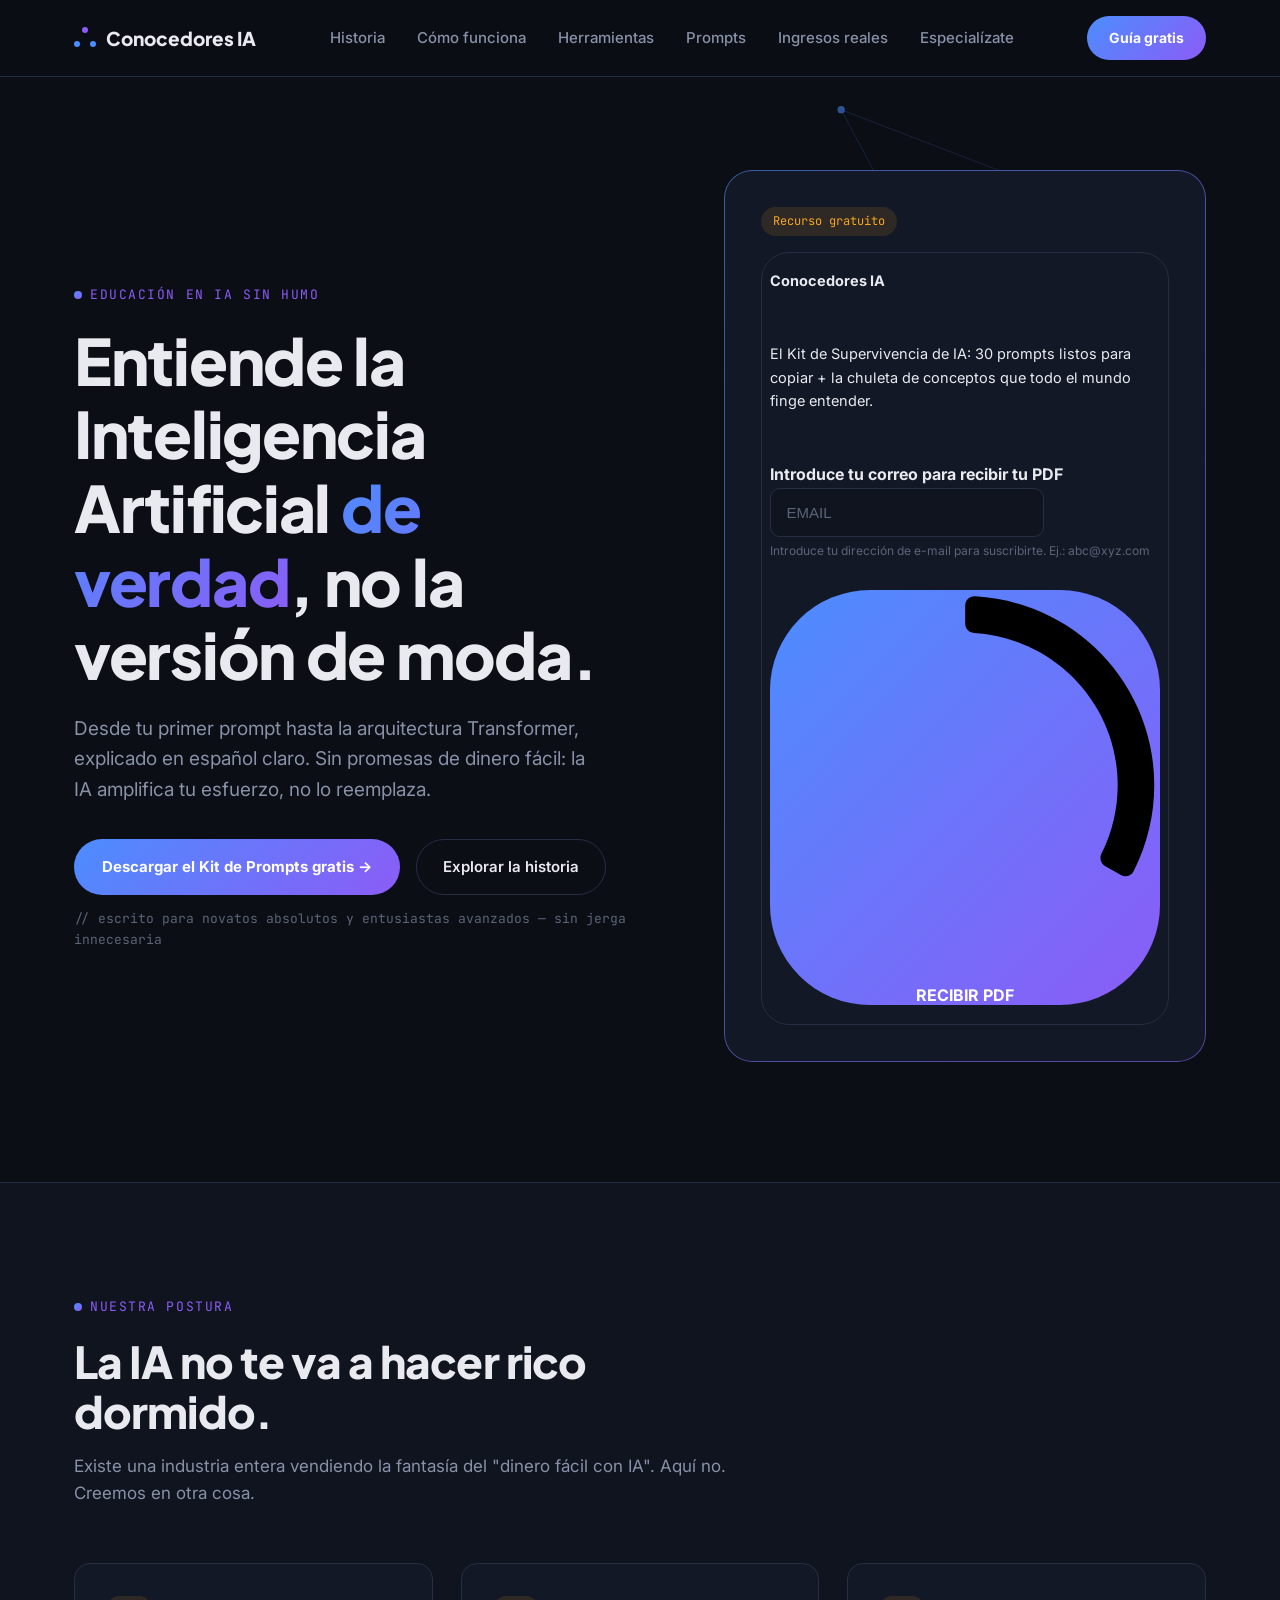
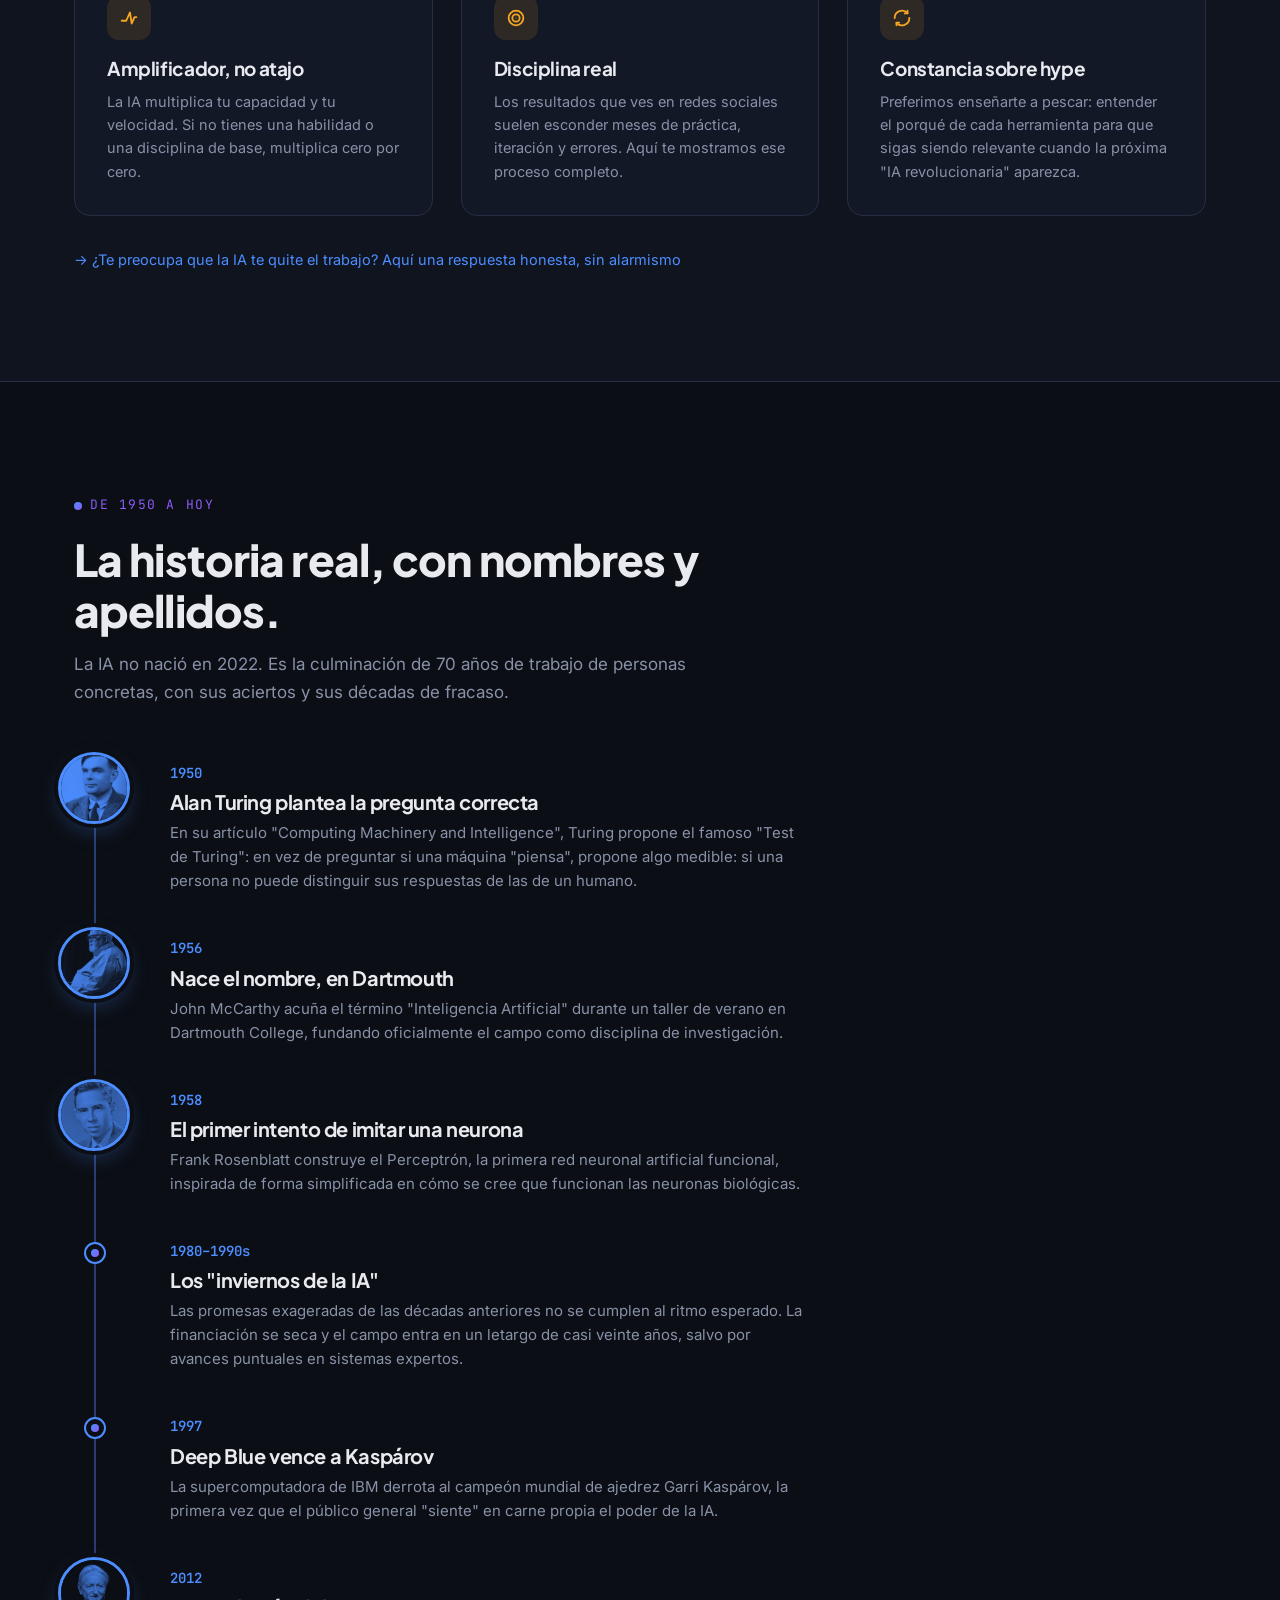
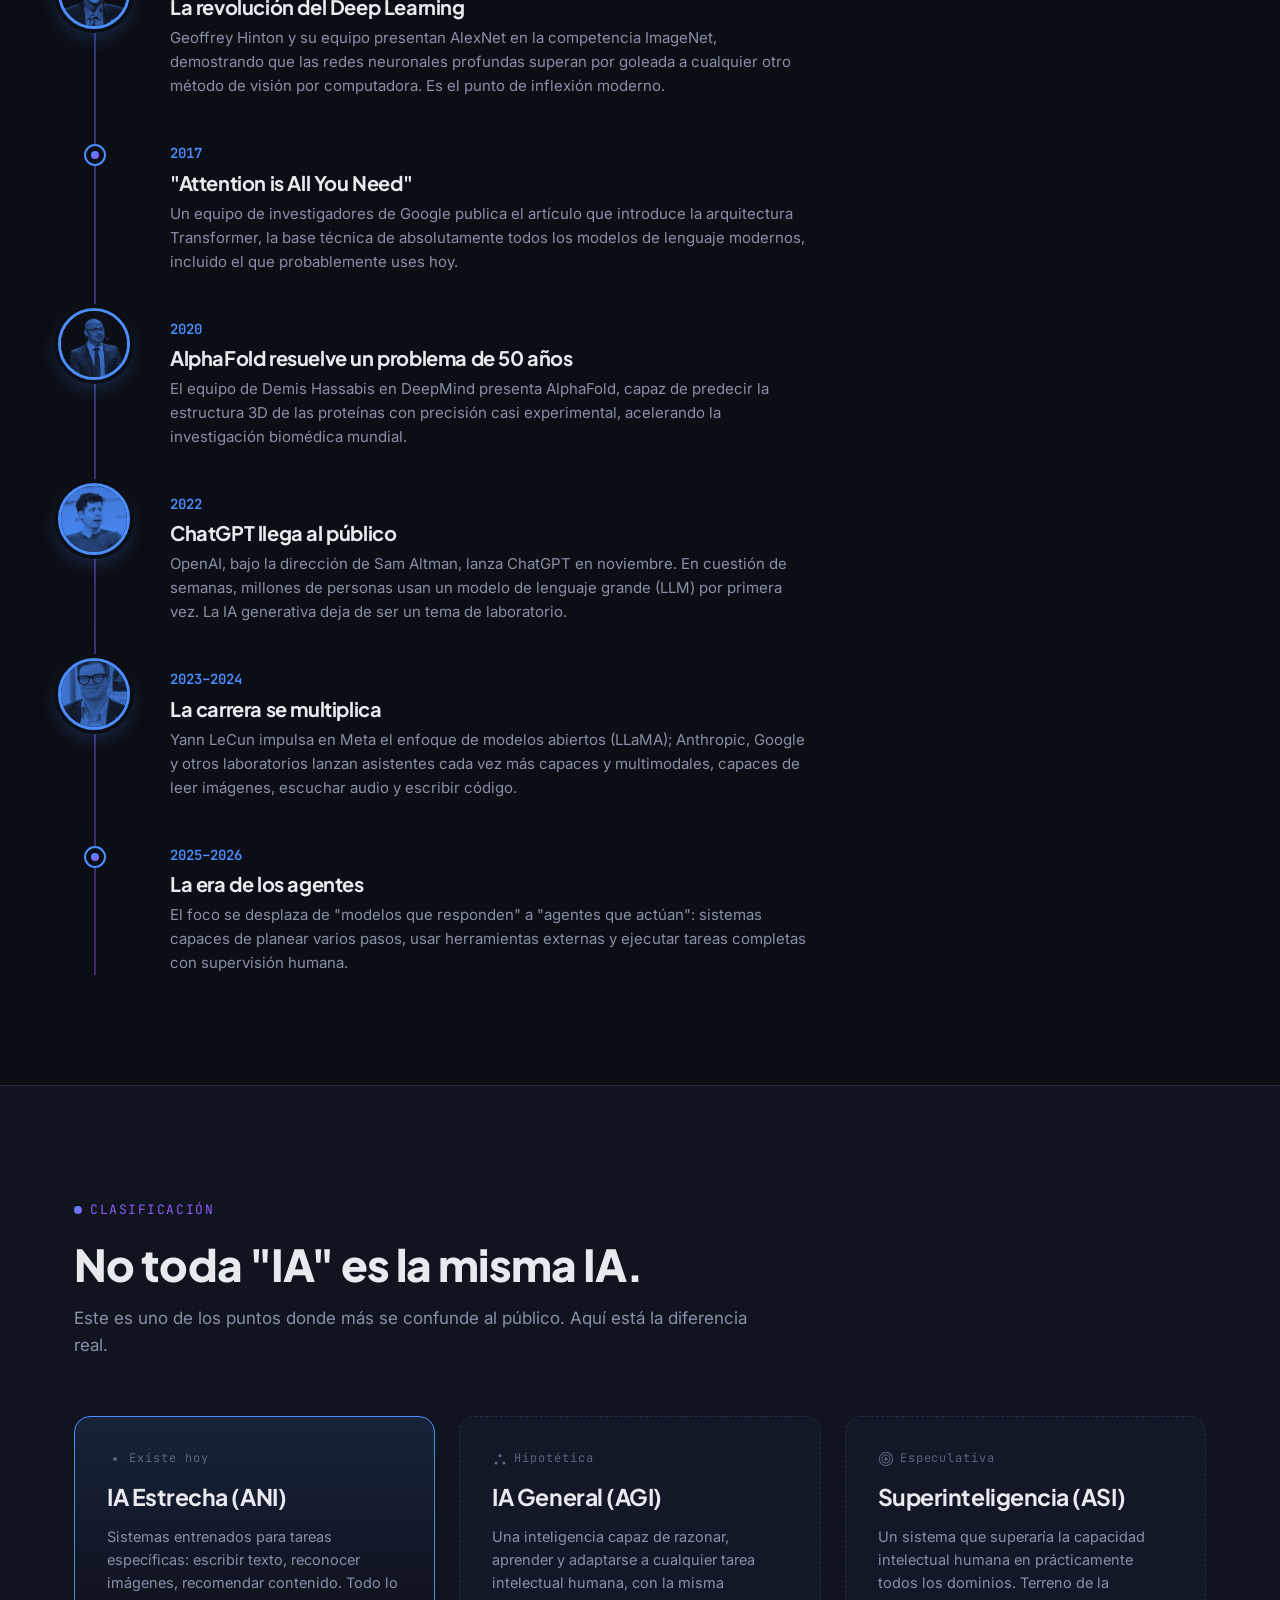
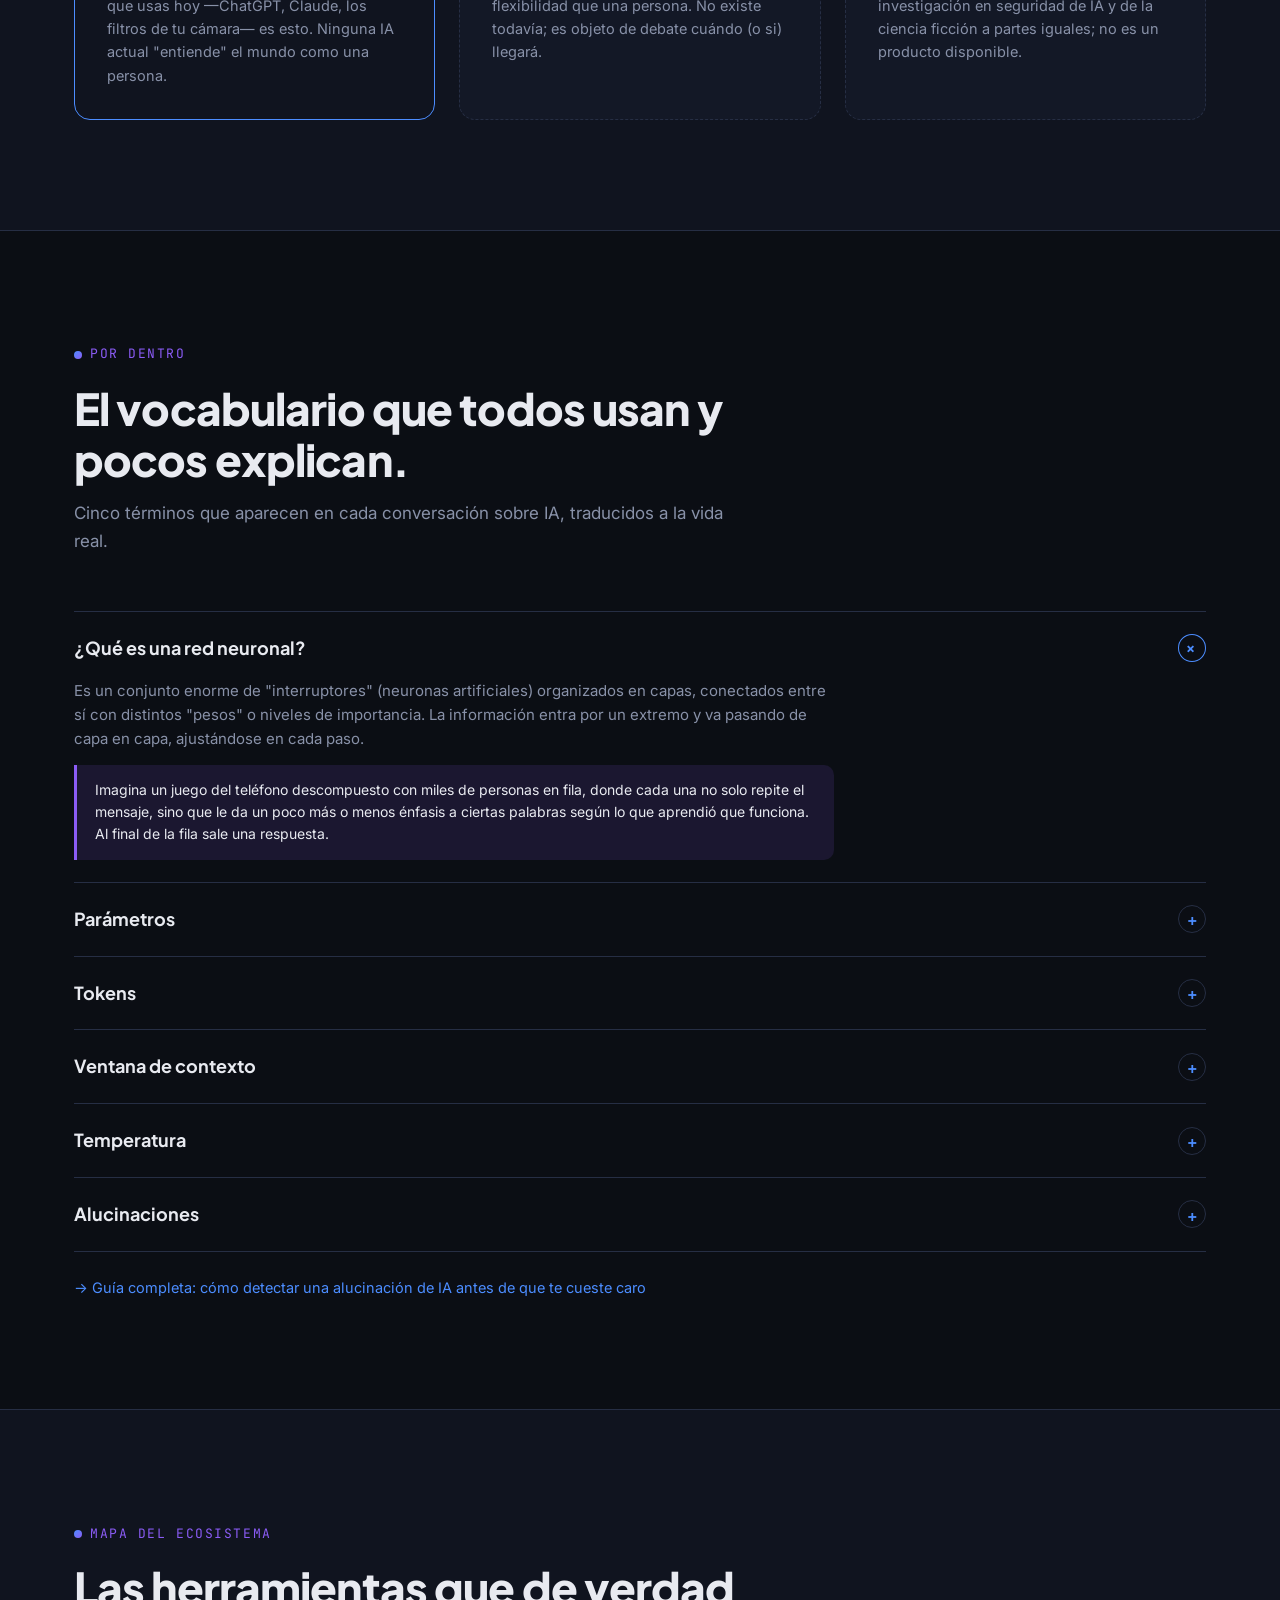
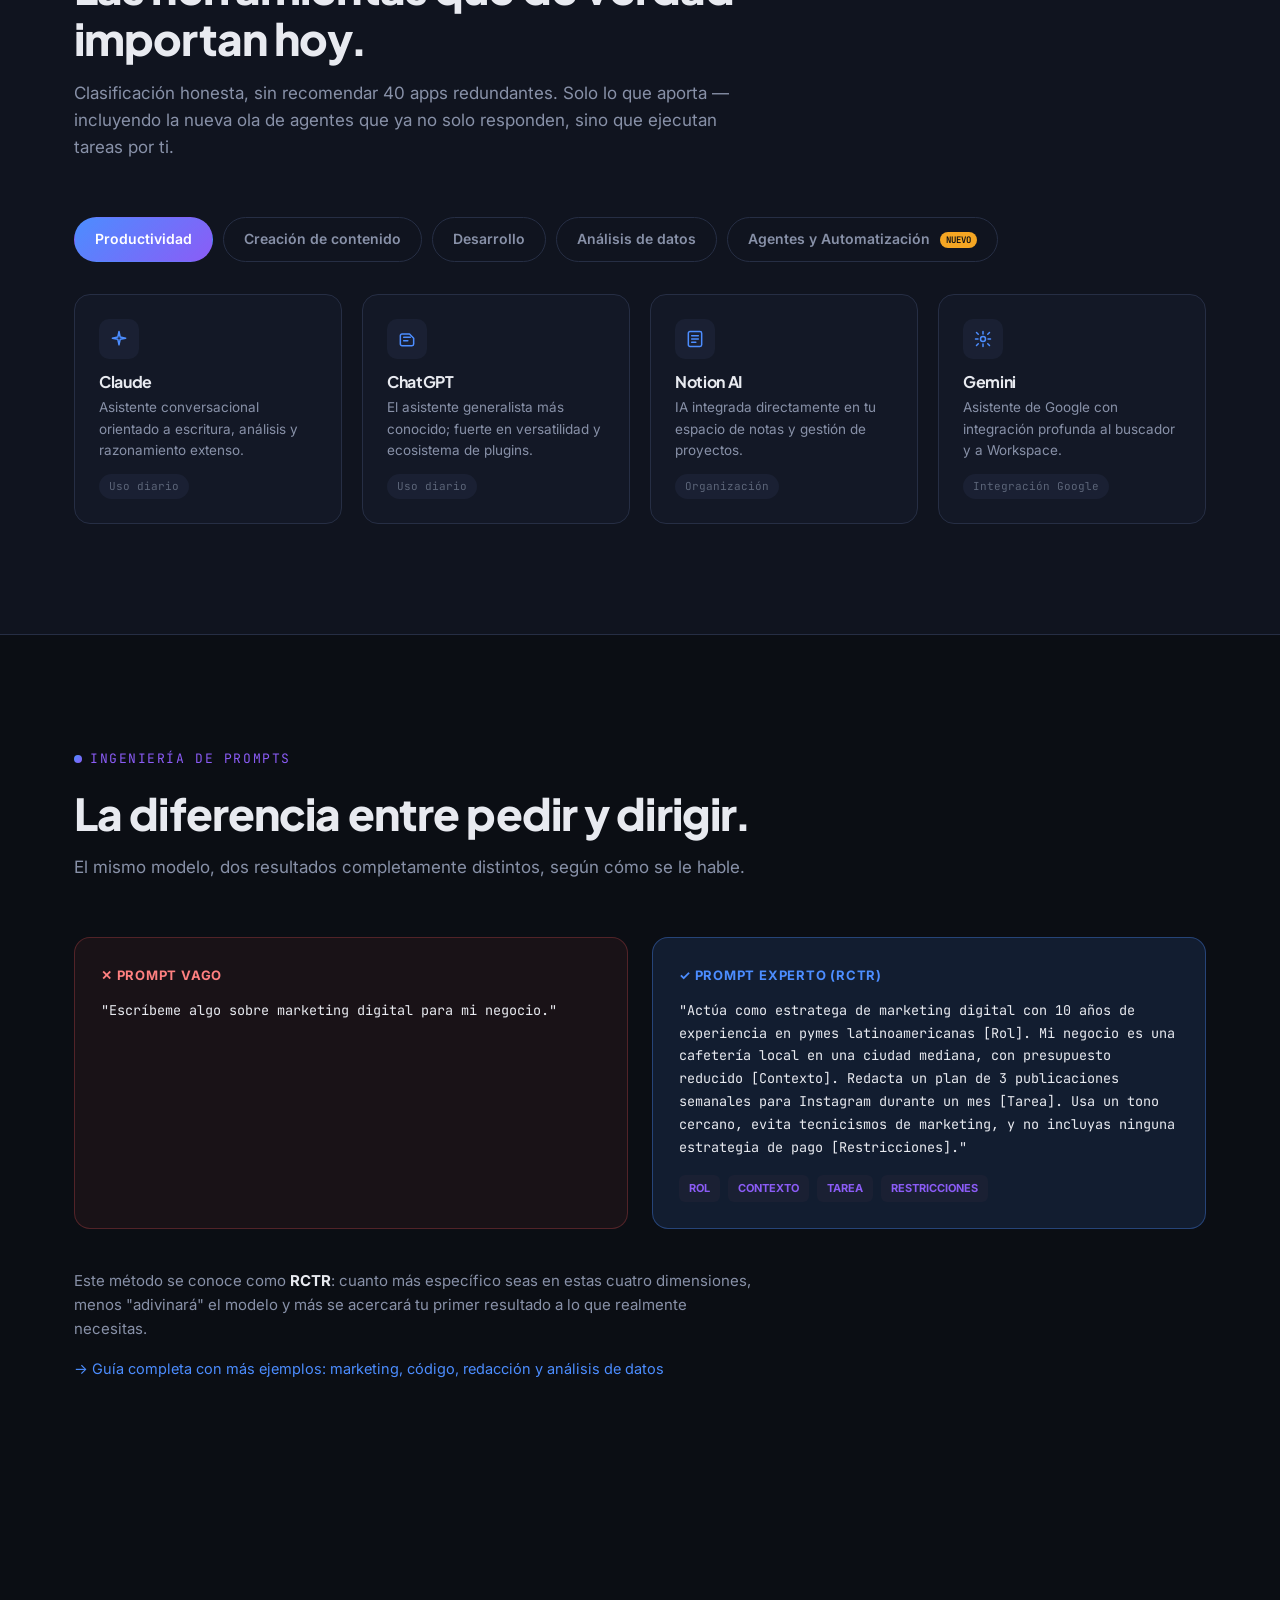
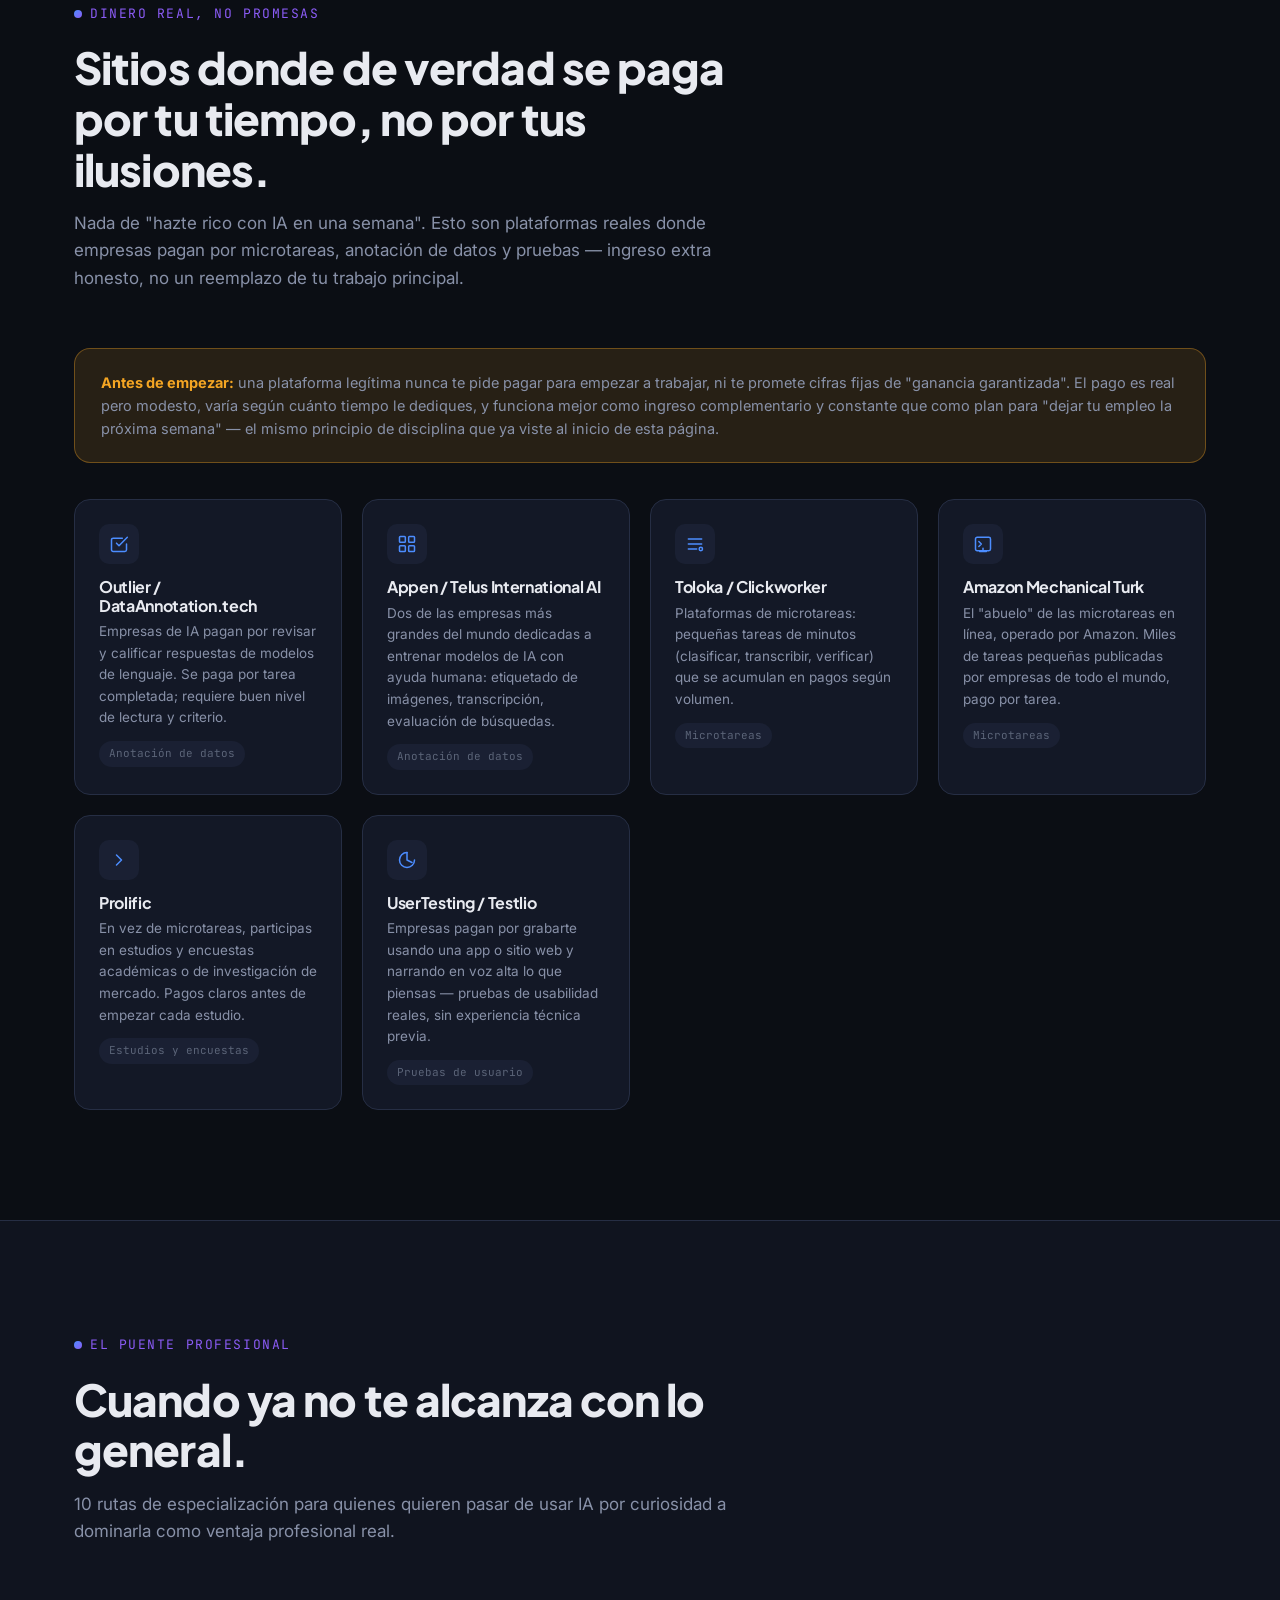
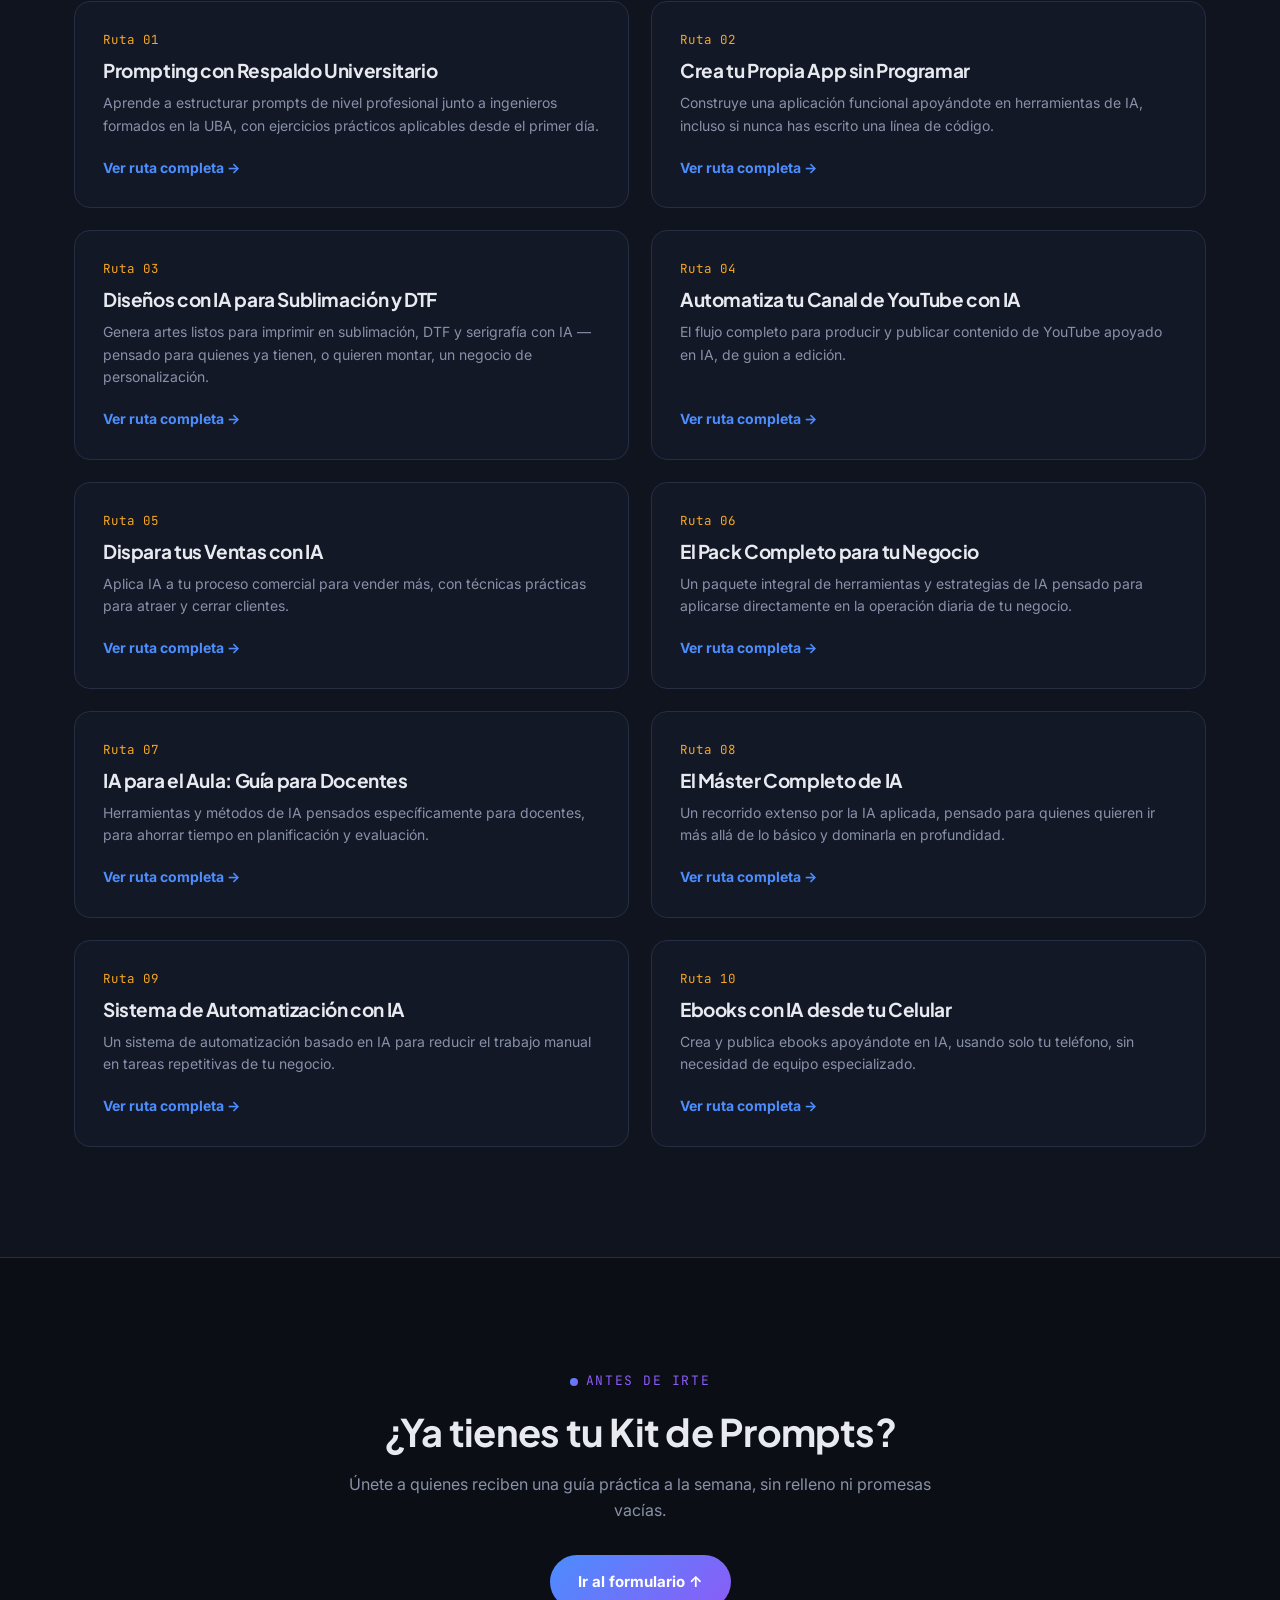
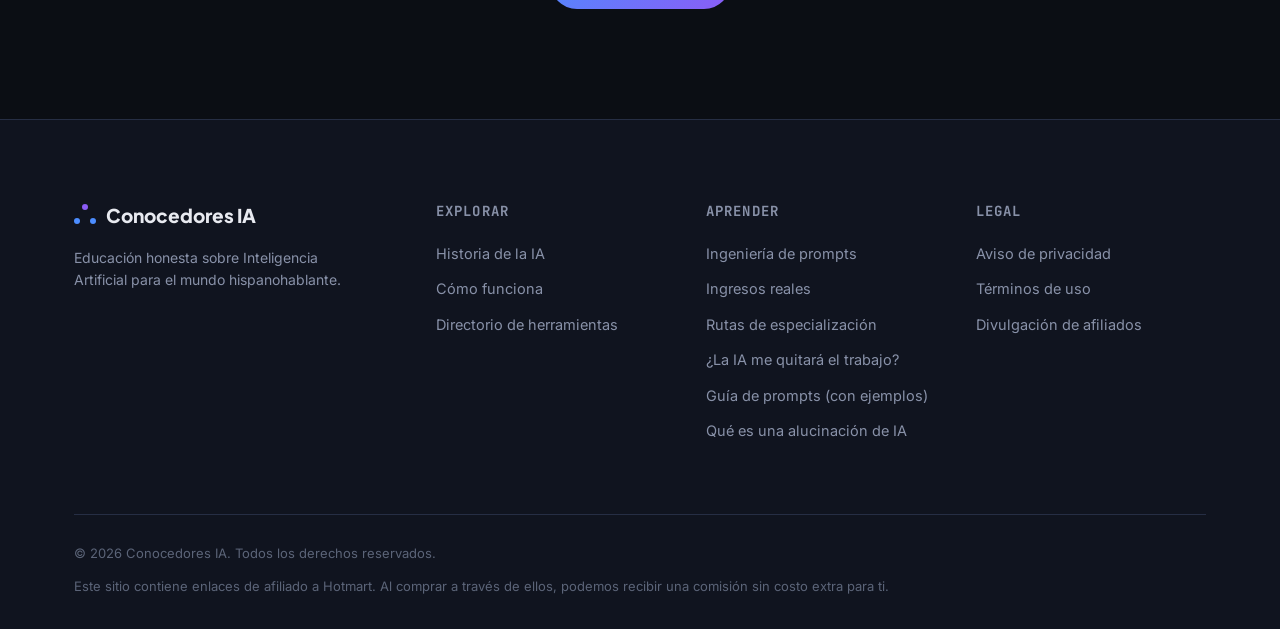
<file: index.html>
<!DOCTYPE html>
<html lang="es">
<head>
<meta charset="UTF-8">
<meta name="viewport" content="width=device-width, initial-scale=1.0">
<title>Conocedores IA — Domina la Inteligencia Artificial sin humo ni promesas vacías</title>
<meta name="description" content="La guía definitiva en español sobre Inteligencia Artificial: historia real, conceptos explicados sin jerga, directorio de herramientas y rutas de especialización. Sin dinero fácil, con disciplina real.">
<meta name="keywords" content="inteligencia artificial, IA en español, prompts, ChatGPT, Claude, aprender IA, cursos de IA, herramientas de IA">
<meta name="author" content="Conocedores IA">
<link rel="canonical" href="https://conocedoresia.com/">

<!-- Open Graph -->
<meta property="og:type" content="website">
<meta property="og:title" content="Conocedores IA — La Inteligencia Artificial explicada de verdad">
<meta property="og:description" content="Aprende IA desde cero, sin promesas de dinero fácil. Historia, conceptos, herramientas y rutas de especialización profesional.">
<meta property="og:url" content="https://conocedoresia.com/">
<meta property="og:locale" content="es_ES">
<!-- IMAGEN OG: generada con IA, red de nodos violeta/azul eléctrico sobre fondo carbón. -->
<meta property="og:image" content="assets/og-cover.jpg">

<meta name="twitter:card" content="summary_large_image">
<meta name="twitter:title" content="Conocedores IA — La Inteligencia Artificial explicada de verdad">
<meta name="twitter:image" content="assets/og-cover.jpg">

<link rel="icon" type="image/png" href="assets/favicon.png">
<link rel="icon" type="image/png" sizes="32x32" href="assets/favicon-32.png">

<link rel="preconnect" href="https://fonts.googleapis.com">
<link rel="preconnect" href="https://fonts.gstatic.com" crossorigin>
<link href="https://fonts.googleapis.com/css2?family=Plus+Jakarta+Sans:wght@400;500;600;700;800&family=Inter:wght@400;500;600;700&family=JetBrains+Mono:wght@400;500;600&display=swap" rel="stylesheet">

<!-- ============ BREVO: assets requeridos en <head> ============ -->
<style>
  @font-face {
    font-display: block;
    font-family: Roboto;
    src: url(https://assets.brevo.com/font/Roboto/Latin/normal/normal/7529907e9eaf8ebb5220c5f9850e3811.woff2) format("woff2"), url(https://assets.brevo.com/font/Roboto/Latin/normal/normal/25c678feafdc175a70922a116c9be3e7.woff) format("woff")
  }
  @font-face {
    font-display: fallback;
    font-family: Roboto;
    font-weight: 600;
    src: url(https://assets.brevo.com/font/Roboto/Latin/medium/normal/6e9caeeafb1f3491be3e32744bc30440.woff2) format("woff2"), url(https://assets.brevo.com/font/Roboto/Latin/medium/normal/71501f0d8d5aa95960f6475d5487d4c2.woff) format("woff")
  }
  @font-face {
    font-display: fallback;
    font-family: Roboto;
    font-weight: 700;
    src: url(https://assets.brevo.com/font/Roboto/Latin/bold/normal/3ef7cf158f310cf752d5ad08cd0e7e60.woff2) format("woff2"), url(https://assets.brevo.com/font/Roboto/Latin/bold/normal/ece3a1d82f18b60bcce0211725c476aa.woff) format("woff")
  }
  :where(.sib-form-message-panel) { display: none; }
  :where(.sib-form-message-panel .sib-notification__icon) { width: 20px; height: 20px; }
  #sib-container input:-ms-input-placeholder { font-family: Helvetica, sans-serif; text-align: left; color: #c0ccda; }
  #sib-container input::placeholder { font-family: Helvetica, sans-serif; text-align: left; color: #c0ccda; }
  #sib-container textarea::placeholder { font-family: Helvetica, sans-serif; text-align: left; color: #c0ccda; }
  #sib-container a { text-decoration: underline; color: #2BB2FC; }
</style>
<link rel="stylesheet" href="https://sibforms.com/forms/end-form/build/sib-styles.css">
<!-- ============ FIN ASSETS BREVO ============ -->

<style>
/* =========================================================
   TOKENS — Conocedores IA
   Paleta: carbón profundo + azul eléctrico + violeta,
   con un acento cálido (ámbar) reservado SOLO para los
   mensajes de "disciplina/esfuerzo humano" — el contraste
   cálido contra el frío tecnológico es intencional: es el
   recordatorio de que detrás de la máquina hay una persona.
   ========================================================= */
:root{
  --bg:            #0B0E14;
  --bg-soft:       #10141F;
  --surface:       #131826;
  --surface-2:     #1A2033;
  --border:        #262E44;
  --text:          #E8EAF0;
  --text-dim:      #8891A8;
  --text-faint:    #5B6478;
  --blue:          #4C8DFF;
  --blue-soft:     rgba(76,141,255,0.12);
  --violet:        #8B5CF6;
  --violet-soft:   rgba(139,92,246,0.12);
  --amber:         #F5A623;
  --amber-soft:    rgba(245,166,35,0.12);
  --gradient-1:    linear-gradient(135deg,var(--blue) 0%,var(--violet) 100%);

  --font-display: 'Plus Jakarta Sans', sans-serif;
  --font-body:    'Inter', sans-serif;
  --font-mono:    'JetBrains Mono', monospace;

  --radius-sm: 10px;
  --radius-md: 16px;
  --radius-lg: 28px;
  --maxw: 1180px;
}

*{box-sizing:border-box; margin:0; padding:0;}
html{scroll-behavior:smooth;}
body{
  background:var(--bg);
  color:var(--text);
  font-family:var(--font-body);
  line-height:1.6;
  -webkit-font-smoothing:antialiased;
  overflow-x:hidden;
}
img{max-width:100%; display:block;}
a{color:inherit; text-decoration:none;}
ul{list-style:none;}
.wrap{max-width:var(--maxw); margin:0 auto; padding:0 24px;}
section{position:relative; padding:110px 0;}
h1,h2,h3,h4{font-family:var(--font-display); line-height:1.15; letter-spacing:-0.02em;}
.eyebrow{
  font-family:var(--font-mono); font-size:13px; letter-spacing:0.12em; text-transform:uppercase;
  color:var(--violet); display:inline-flex; align-items:center; gap:8px; margin-bottom:18px;
}
.eyebrow::before{content:''; width:8px; height:8px; border-radius:50%; background:var(--gradient-1); display:inline-block;}
.section-head{max-width:680px; margin-bottom:56px;}
.section-head h2{font-size:clamp(28px,4vw,44px); font-weight:800; margin-bottom:16px;}
.section-head p{color:var(--text-dim); font-size:17px;}
:focus-visible{outline:2px solid var(--blue); outline-offset:3px;}
@media (prefers-reduced-motion: reduce){
  *{animation-duration:0.001ms !important; transition-duration:0.001ms !important;}
}

/* Reveal-on-scroll */
.reveal{opacity:0; transform:translateY(24px); transition:opacity .7s ease, transform .7s ease;}
.reveal.in{opacity:1; transform:translateY(0);}

/* ---------- HEADER ---------- */
header{
  position:fixed; top:0; left:0; right:0; z-index:100;
  background:rgba(11,14,20,0.75); backdrop-filter:blur(14px);
  border-bottom:1px solid var(--border);
}
.nav{display:flex; align-items:center; justify-content:space-between; padding:16px 24px; max-width:var(--maxw); margin:0 auto;}
.logo{font-family:var(--font-display); font-weight:800; font-size:19px; display:flex; align-items:center; gap:10px;}
.logo .dot-net{width:22px; height:22px; position:relative; flex-shrink:0;}
.logo .dot-net span{position:absolute; width:6px; height:6px; border-radius:50%; background:var(--blue);}
.logo .dot-net span:nth-child(1){top:0; left:8px; background:var(--violet);}
.logo .dot-net span:nth-child(2){bottom:2px; left:0;}
.logo .dot-net span:nth-child(3){bottom:2px; right:0;}
.nav-links{display:flex; gap:32px; font-size:15px; font-weight:500;}
.nav-links a{color:var(--text-dim); transition:color .2s;}
.nav-links a:hover{color:var(--text);}
.nav-cta{
  background:var(--gradient-1); color:#fff; font-weight:700; font-size:14px;
  padding:11px 22px; border-radius:100px; transition:transform .2s, box-shadow .2s;
}
.nav-cta:hover{transform:translateY(-2px); box-shadow:0 8px 24px rgba(76,141,255,0.35);}
.burger{display:none; flex-direction:column; gap:5px; background:none; border:none; cursor:pointer;}
.burger span{width:24px; height:2px; background:var(--text);}
#mobile-nav-toggle{display:none;}
.mobile-panel{display:none;}

@media (max-width:860px){
  .nav-links, .nav-cta{display:none;}
  .burger{display:flex;}
  #mobile-nav-toggle:checked ~ .mobile-panel{display:flex;}
  .mobile-panel{
    position:fixed; top:64px; left:0; right:0; bottom:0; background:var(--bg);
    flex-direction:column; padding:32px 24px; gap:22px; font-size:18px; z-index:99;
  }
  .mobile-panel a{color:var(--text);}
}

/* ---------- HERO ---------- */
.hero{padding:170px 0 120px; overflow:hidden;}
.hero-net{
  position:absolute; inset:0; z-index:0; opacity:0.55; pointer-events:none;
}
.hero-inner{position:relative; z-index:1; display:grid; grid-template-columns:1.1fr 0.9fr; gap:60px; align-items:center;}
.hero h1{font-size:clamp(36px,5.5vw,64px); font-weight:800; margin-bottom:22px;}
.hero h1 .accent{background:var(--gradient-1); -webkit-background-clip:text; background-clip:text; color:transparent;}
.hero p.lead{font-size:19px; color:var(--text-dim); max-width:520px; margin-bottom:34px;}
.hero-actions{display:flex; gap:16px; flex-wrap:wrap; margin-bottom:14px;}
.btn-primary{
  background:var(--gradient-1); color:#fff; font-weight:700; font-size:15px;
  padding:15px 28px; border-radius:100px; display:inline-flex; align-items:center; gap:8px;
  transition:transform .2s, box-shadow .2s; border:none; cursor:pointer;
}
.btn-primary:hover{transform:translateY(-2px); box-shadow:0 10px 28px rgba(139,92,246,0.35);}
.btn-ghost{
  border:1px solid var(--border); color:var(--text); font-weight:600; font-size:15px;
  padding:15px 26px; border-radius:100px; transition:border-color .2s, background .2s;
}
.btn-ghost:hover{border-color:var(--blue); background:var(--blue-soft);}
.trust-line{font-size:13px; color:var(--text-faint); font-family:var(--font-mono);}

/* Hero capture card (Brevo) */
.capture-card{
  background:var(--surface); border:1px solid var(--border); border-radius:var(--radius-lg);
  padding:36px; position:relative; z-index:1;
}
.capture-card::before{
  content:''; position:absolute; inset:-1px; border-radius:var(--radius-lg); padding:1px;
  background:var(--gradient-1); opacity:0.5; -webkit-mask:linear-gradient(#fff 0 0) content-box, linear-gradient(#fff 0 0);
  -webkit-mask-composite:xor; mask-composite:exclude; pointer-events:none;
}
.capture-card .tag{
  display:inline-block; font-family:var(--font-mono); font-size:12px; color:var(--amber);
  background:var(--amber-soft); padding:5px 12px; border-radius:100px; margin-bottom:16px;
}
.capture-card h3{font-size:22px; font-weight:700; margin-bottom:10px;}
.capture-card p{color:var(--text-dim); font-size:14.5px; margin-bottom:22px;}
.capture-card form{display:flex; flex-direction:column; gap:12px;}
.capture-card input{
  background:var(--bg-soft); border:1px solid var(--border); border-radius:var(--radius-sm);
  padding:14px 16px; color:var(--text); font-family:var(--font-body); font-size:15px;
}
.capture-card input:focus{border-color:var(--blue);}
.capture-card .btn-primary{justify-content:center; width:100%;}
.capture-card .fine{font-size:12px; color:var(--text-faint); margin-top:4px; text-align:center;}

@media (max-width:900px){
  .hero-inner{grid-template-columns:1fr;}
}

/* ---------- FILOSOFÍA / DISCIPLINA ---------- */
.philosophy{background:var(--bg-soft); border-top:1px solid var(--border); border-bottom:1px solid var(--border);}
.philosophy-grid{display:grid; grid-template-columns:repeat(3,1fr); gap:28px;}
.philo-card{
  background:var(--surface); border:1px solid var(--border); border-radius:var(--radius-md);
  padding:32px; transition:border-color .25s, transform .25s;
}
.philo-card:hover{border-color:var(--amber); transform:translateY(-4px);}
.philo-card .icon{
  width:44px; height:44px; border-radius:12px; background:var(--amber-soft); color:var(--amber);
  display:flex; align-items:center; justify-content:center; margin-bottom:18px; font-size:20px; font-weight:700;
}
.philo-card .icon svg{ width:22px; height:22px; stroke:var(--amber); fill:none; stroke-width:2; stroke-linecap:round; stroke-linejoin:round; }
.type-card .level-icon{ display:inline-flex; align-items:center; gap:6px; }
.type-card .level-icon svg{ width:16px; height:16px; stroke:var(--text-faint); fill:none; stroke-width:1.6; }
.type-card.active .level-icon svg{ stroke:var(--blue); }
.philo-card h3{font-size:19px; margin-bottom:10px;}
.philo-card p{color:var(--text-dim); font-size:14.5px;}
@media (max-width:860px){ .philosophy-grid{grid-template-columns:1fr;} }

/* ---------- TIMELINE (Historia) ---------- */
.timeline{position:relative; margin-top:20px;}
.timeline::before{
  content:''; position:absolute; left:20px; top:0; bottom:0; width:2px;
  background:linear-gradient(var(--blue),var(--violet)); opacity:0.4;
}
.tl-item{position:relative; padding-left:96px; margin-bottom:44px;}
.tl-item:last-child{margin-bottom:0;}
.tl-dot{
  position:absolute; left:10px; top:2px; width:22px; height:22px; border-radius:50%;
  background:var(--bg); border:2px solid var(--blue); display:flex; align-items:center; justify-content:center;
}
.tl-dot::after{content:''; width:8px; height:8px; border-radius:50%; background:var(--gradient-1);}
.tl-year{font-family:var(--font-mono); color:var(--blue); font-size:14px; font-weight:600; margin-bottom:6px;}
.tl-avatar{
  position:absolute; left:-16px; top:-10px; width:72px; height:72px; border-radius:50%;
  border:3px solid var(--blue); overflow:hidden; background:var(--bg-soft); z-index:2;
  box-shadow:0 0 0 4px var(--bg), 0 8px 20px rgba(76,141,255,0.25);
}
.tl-avatar img{ width:100%; height:100%; object-fit:cover; display:block; }
.tl-item h4{font-size:20px; margin-bottom:8px;}
.tl-item p{color:var(--text-dim); font-size:15px; max-width:640px;}

/* ---------- TIPOS DE IA ---------- */
.types-grid{display:grid; grid-template-columns:repeat(3,1fr); gap:24px;}
.type-card{
  background:var(--surface); border:1px solid var(--border); border-radius:var(--radius-md);
  padding:32px; position:relative; overflow:hidden;
}
.type-card .level{font-family:var(--font-mono); font-size:12px; color:var(--text-faint); letter-spacing:0.08em;}
.type-card h3{font-size:23px; margin:10px 0 14px;}
.type-card p{color:var(--text-dim); font-size:14.5px;}
.type-card.active{border-color:var(--blue); background:linear-gradient(180deg,var(--blue-soft),transparent 60%);}
.type-card.hypo{border-style:dashed;}
@media (max-width:900px){ .types-grid{grid-template-columns:1fr;} }

/* ---------- ANATOMÍA (acordeón nativo) ---------- */
.accordion{border-top:1px solid var(--border);}
details.acc-item{border-bottom:1px solid var(--border); padding:22px 0;}
details.acc-item summary{
  cursor:pointer; list-style:none; display:flex; align-items:center; justify-content:space-between;
  font-family:var(--font-display); font-weight:700; font-size:18px;
}
details.acc-item summary::-webkit-details-marker{display:none;}
details.acc-item summary .plus{
  width:28px; height:28px; border-radius:50%; border:1px solid var(--border);
  display:flex; align-items:center; justify-content:center; font-size:16px; color:var(--blue); flex-shrink:0;
  transition:transform .25s;
}
details[open].acc-item summary .plus{transform:rotate(45deg); border-color:var(--blue);}
.acc-body{color:var(--text-dim); font-size:15px; padding-top:16px; max-width:760px;}
.acc-body .analogy{
  margin-top:14px; padding:14px 18px; background:var(--violet-soft); border-left:3px solid var(--violet);
  border-radius:0 10px 10px 0; font-size:14px; color:var(--text);
}

/* ---------- DIRECTORIO (tabs sin JS) ---------- */
.tabs-input{display:none;}
.tabs-nav{display:flex; gap:10px; flex-wrap:wrap; margin-bottom:32px;}
.tabs-nav label{
  padding:10px 20px; border:1px solid var(--border); border-radius:100px; font-size:14px; font-weight:600;
  cursor:pointer; color:var(--text-dim); transition:all .2s;
}
.tab-panel{display:none;}
.tools-grid{display:grid; grid-template-columns:repeat(auto-fill,minmax(240px,1fr)); gap:20px;}
.tool-card{
  background:var(--surface); border:1px solid var(--border); border-radius:var(--radius-md); padding:24px;
}
.tool-card .tool-logo{
  width:40px; height:40px; border-radius:10px; background:var(--surface-2); margin-bottom:14px;
  display:flex; align-items:center; justify-content:center;
}
.tool-card .tool-logo svg{ width:20px; height:20px; stroke:var(--blue); fill:none; stroke-width:1.8; stroke-linecap:round; stroke-linejoin:round; }
.tool-card h4{font-size:16px; margin-bottom:6px;}
.tool-card p{font-size:13.5px; color:var(--text-dim);}
.tool-card .honest-tag{
  display:inline-block; margin-top:12px; font-size:11px; font-family:var(--font-mono);
  padding:4px 10px; border-radius:100px; background:var(--surface-2); color:var(--text-faint);
}
.tabs-nav label .badge-new{
  font-family:var(--font-mono); font-size:9px; background:var(--amber); color:var(--bg);
  padding:2px 6px; border-radius:100px; margin-left:6px; vertical-align:middle;
}
.caution-box{
  background:var(--amber-soft); border:1px solid rgba(245,166,35,0.35); border-radius:var(--radius-md);
  padding:22px 26px; margin-bottom:36px; font-size:14.5px; color:var(--text-dim);
}
.caution-box strong{color:var(--amber);}

#tab-1:checked ~ .tabs-nav label[for="tab-1"],
#tab-2:checked ~ .tabs-nav label[for="tab-2"],
#tab-3:checked ~ .tabs-nav label[for="tab-3"],
#tab-4:checked ~ .tabs-nav label[for="tab-4"],
#tab-5:checked ~ .tabs-nav label[for="tab-5"]{
  background:var(--gradient-1); color:#fff; border-color:transparent;
}
#tab-1:checked ~ .panels #panel-1,
#tab-2:checked ~ .panels #panel-2,
#tab-3:checked ~ .panels #panel-3,
#tab-4:checked ~ .panels #panel-4,
#tab-5:checked ~ .panels #panel-5{display:block;}

/* ---------- PROMPTS: ANTES / DESPUÉS ---------- */
.prompt-compare{display:grid; grid-template-columns:1fr 1fr; gap:24px; margin-bottom:40px;}
.prompt-box{border-radius:var(--radius-md); padding:26px; font-family:var(--font-mono); font-size:13.5px; line-height:1.7;}
.prompt-box.bad{background:rgba(255,90,90,0.06); border:1px solid rgba(255,90,90,0.25);}
.prompt-box.good{background:var(--blue-soft); border:1px solid rgba(76,141,255,0.35);}
.prompt-box .label{
  font-family:var(--font-body); font-weight:700; font-size:13px; text-transform:uppercase; letter-spacing:0.06em;
  margin-bottom:12px; display:block;
}
.prompt-box.bad .label{color:#ff8080;}
.prompt-box.good .label{color:var(--blue);}
.rctr-tags{display:flex; gap:8px; flex-wrap:wrap; margin-top:16px;}
.rctr-tags span{
  font-family:var(--font-body); font-size:11px; font-weight:700; padding:4px 10px; border-radius:6px;
  background:var(--surface-2); color:var(--violet);
}
@media (max-width:860px){ .prompt-compare{grid-template-columns:1fr;} }

/* ---------- CURSOS HOTMART (puente profesional) ---------- */
.courses-grid{display:grid; grid-template-columns:repeat(2,1fr); gap:22px;}
.course-card{
  background:var(--surface); border:1px solid var(--border); border-radius:var(--radius-md);
  padding:28px; display:flex; flex-direction:column; transition:transform .25s, border-color .25s;
}
.course-card:hover{transform:translateY(-5px); border-color:var(--violet);}
.course-card .pain{font-size:12.5px; color:var(--amber); font-family:var(--font-mono); margin-bottom:10px;}
.course-card h4{font-size:19px; margin-bottom:10px;}
.course-card p{color:var(--text-dim); font-size:14px; flex-grow:1; margin-bottom:20px;}
.course-card a.cta{
  font-size:14px; font-weight:700; color:var(--blue); display:inline-flex; align-items:center; gap:6px;
}
@media (max-width:860px){ .courses-grid{grid-template-columns:1fr;} }

/* ---------- FOOTER ---------- */
footer{background:var(--bg-soft); border-top:1px solid var(--border); padding:80px 0 32px;}
.footer-grid{display:grid; grid-template-columns:1.4fr 1fr 1fr 1fr; gap:40px; margin-bottom:60px;}
.footer-grid h5{font-size:14px; margin-bottom:18px; color:var(--text-dim); font-family:var(--font-mono); text-transform:uppercase; letter-spacing:0.08em;}
.footer-grid ul li{margin-bottom:10px;}
.footer-grid ul li a{color:var(--text-dim); font-size:14.5px; transition:color .2s;}
.footer-grid ul li a:hover{color:var(--text);}
.footer-bottom{
  border-top:1px solid var(--border); padding-top:28px; display:flex; justify-content:space-between;
  flex-wrap:wrap; gap:12px; font-size:13px; color:var(--text-faint);
}
@media (max-width:860px){ .footer-grid{grid-template-columns:1fr 1fr;} }

/* ============================================================
   AJUSTES DE TEMA PARA EL FORMULARIO DE BREVO
   Brevo genera estilos en línea pensados para fondos claros.
   Este bloque los sobrescribe para integrarlo al tema oscuro.
   Si en el futuro pegas OTRO formulario de Brevo, conserva estas
   reglas: seguirán aplicando el mismo estilo mientras Brevo use
   las mismas clases (sib-form, sib-container, sib-input, etc.)
   ============================================================ */
.sib-form{ background:transparent !important; padding:0 !important; }
#sib-form-container{ text-align:left; }
#sib-container{
  background:var(--surface) !important;
  border:1px solid var(--border) !important;
  border-radius:var(--radius-lg) !important;
  padding:8px !important;
  max-width:100% !important;
}
#sib-container .sib-form-block,
#sib-container label,
#sib-container p{ color:var(--text) !important; font-family:var(--font-body) !important; }
#sib-container .sib-form-block[style*="Baskerville"]{
  font-family:var(--font-display) !important; font-style:normal !important; text-decoration:none !important;
  font-size:22px !important; color:var(--text) !important; text-align:left !important;
}
#sib-container .sib-form-block[style*="italic"]{
  font-style:normal !important; text-decoration:none !important; text-align:left !important;
  color:var(--text-dim) !important; font-size:14.5px !important;
}
#sib-container .entry__specification{ color:var(--text-faint) !important; }
#sib-container input.input{
  background:var(--bg-soft) !important;
  border:1px solid var(--border) !important;
  color:var(--text) !important;
  border-radius:var(--radius-sm) !important;
  padding:14px 16px !important;
  font-family:var(--font-body) !important;
}
#sib-container input.input::placeholder{ color:var(--text-faint) !important; }
.sib-form-block__button{
  background:var(--gradient-1) !important;
  border-radius:100px !important;
  width:100%;
  font-family:var(--font-body) !important;
  transition:transform .2s, box-shadow .2s;
}
.sib-form-block__button:hover{ transform:translateY(-2px); box-shadow:0 10px 28px rgba(139,92,246,0.35); }
#error-message{ background:rgba(255,90,90,0.08) !important; border-color:#ff4949 !important; color:#ff9a9a !important; }
#success-message{ background:var(--blue-soft) !important; border-color:var(--blue) !important; color:var(--text) !important; }
</style>
</head>
<body>

<!-- ============ HEADER ============ -->
<header>
  <input type="checkbox" id="mobile-nav-toggle">
  <nav class="nav">
    <a href="#inicio" class="logo">
      <span class="dot-net"><span></span><span></span><span></span></span>
      Conocedores IA
    </a>
    <div class="nav-links">
      <a href="#historia">Historia</a>
      <a href="#anatomia">Cómo funciona</a>
      <a href="#directorio">Herramientas</a>
      <a href="#prompts">Prompts</a>
      <a href="#ingresos">Ingresos reales</a>
      <a href="#cursos">Especialízate</a>
    </div>
    <a href="#hero-form" class="nav-cta">Guía gratis</a>
    <label class="burger" for="mobile-nav-toggle"><span></span><span></span><span></span></label>
  </nav>
  <div class="mobile-panel">
    <a href="#historia">Historia</a>
    <a href="#anatomia">Cómo funciona</a>
    <a href="#directorio">Herramientas</a>
    <a href="#prompts">Prompts</a>
    <a href="#ingresos">Ingresos reales</a>
    <a href="#cursos">Especialízate</a>
    <a href="#hero-form" class="nav-cta" style="text-align:center;">Guía gratis</a>
  </div>
</header>

<!-- ============ HERO ============ -->
<section class="hero" id="inicio">
  <!-- FONDO HERO: sustituir por una animación/imagen sutil de una red de nodos
       (constelación azul/violeta) que se difumina hacia los bordes, muy tenue (opacidad baja),
       para no competir con el texto. Puede ser un canvas de partículas o un SVG estático exportado
       de una herramienta como Figma. Evitar renders de "robots" o "cerebros con cables": ese cliché
       visual es justo lo que este sitio busca evitar. -->
  <svg class="hero-net" viewBox="0 0 1400 800" xmlns="http://www.w3.org/2000/svg" aria-hidden="true">
    <defs>
      <linearGradient id="lineGrad" x1="0" y1="0" x2="1" y2="1">
        <stop offset="0%" stop-color="#4C8DFF"/>
        <stop offset="100%" stop-color="#8B5CF6"/>
      </linearGradient>
    </defs>
    <g stroke="url(#lineGrad)" stroke-width="1" opacity="0.35">
      <line x1="920" y1="120" x2="1180" y2="220"/>
      <line x1="1180" y1="220" x2="1080" y2="420"/>
      <line x1="1080" y1="420" x2="1300" y2="480"/>
      <line x1="920" y1="120" x2="1080" y2="420"/>
      <line x1="1180" y1="220" x2="1300" y2="480"/>
      <line x1="1300" y1="480" x2="1150" y2="620"/>
      <line x1="1080" y1="420" x2="1150" y2="620"/>
    </g>
    <g fill="#4C8DFF">
      <circle cx="920" cy="120" r="4"/>
      <circle cx="1080" cy="420" r="5"/>
      <circle cx="1150" cy="620" r="4"/>
    </g>
    <g fill="#8B5CF6">
      <circle cx="1180" cy="220" r="5"/>
      <circle cx="1300" cy="480" r="4"/>
    </g>
  </svg>

  <div class="wrap hero-inner">
    <div>
      <span class="eyebrow">Educación en IA sin humo</span>
      <h1>Entiende la Inteligencia Artificial <span class="accent">de verdad</span>, no la versión de moda.</h1>
      <p class="lead">Desde tu primer prompt hasta la arquitectura Transformer, explicado en español claro. Sin promesas de dinero fácil: la IA amplifica tu esfuerzo, no lo reemplaza.</p>
      <div class="hero-actions">
        <a href="#hero-form" class="btn-primary">Descargar el Kit de Prompts gratis →</a>
        <a href="#historia" class="btn-ghost">Explorar la historia</a>
      </div>
      <p class="trust-line">// escrito para novatos absolutos y entusiastas avanzados —  sin jerga innecesaria</p>
    </div>

    <div class="capture-card" id="hero-form">
      <span class="tag">Recurso gratuito</span>

      <!-- ============================================================
           FORMULARIO BREVO — pegado tal cual desde tu cuenta.
           Los estilos oscuros se aplican vía las reglas "AJUSTES DE
           TEMA PARA EL FORMULARIO DE BREVO" definidas en el <head>.
           Solo edité el título y el subtítulo (los dos primeros
           sib-form-block) para que digan "Conocedores IA" en vez del
           texto de ejemplo; el resto de la estructura, IDs y el action
           de tu cuenta quedaron intactos para que el envío funcione.
      ============================================================= -->
      <div class="sib-form" style="text-align: center;">
        <div id="sib-form-container" class="sib-form-container">
          <div id="error-message" class="sib-form-message-panel" style="font-family:Helvetica, sans-serif; font-size:16px; text-align:left; color:#661d1d; background-color:#ffeded; border-color:#ff4949; border-radius:3px; max-width:540px;">
            <div class="sib-form-message-panel__text sib-form-message-panel__text--center">
              <svg viewBox="0 0 512 512" class="sib-icon sib-notification__icon"><path d="M256 40c118.621 0 216 96.075 216 216 0 119.291-96.61 216-216 216-119.244 0-216-96.562-216-216 0-119.203 96.602-216 216-216m0-32C119.043 8 8 119.083 8 256c0 136.997 111.043 248 248 248s248-111.003 248-248C504 119.083 392.957 8 256 8zm-11.49 120h22.979c6.823 0 12.274 5.682 11.99 12.5l-7 168c-.268 6.428-5.556 11.5-11.99 11.5h-8.979c-6.433 0-11.722-5.073-11.99-11.5l-7-168c-.283-6.818 5.167-12.5 11.99-12.5zM256 340c-15.464 0-28 12.536-28 28s12.536 28 28 28 28-12.536 28-28-12.536-28-28-28z" /></svg>
              <span class="sib-form-message-panel__inner-text">No hemos podido enviar tu PDF.</span>
            </div>
          </div>
          <div></div>
          <div id="success-message" class="sib-form-message-panel" style="font-family:Helvetica, sans-serif; font-size:16px; text-align:left; color:#085229; background-color:#e7faf0; border-color:#13ce66; border-radius:3px; max-width:540px;">
            <div class="sib-form-message-panel__text sib-form-message-panel__text--center">
              <svg viewBox="0 0 512 512" class="sib-icon sib-notification__icon"><path d="M256 8C119.033 8 8 119.033 8 256s111.033 248 248 248 248-111.033 248-248S392.967 8 256 8zm0 464c-118.664 0-216-96.055-216-216 0-118.663 96.055-216 216-216 118.664 0 216 96.055 216 216 0 118.663-96.055 216-216 216zm141.63-274.961L217.15 376.071c-4.705 4.667-12.303 4.637-16.97-.068l-85.878-86.572c-4.667-4.705-4.637-12.303.068-16.97l8.52-8.451c4.705-4.667 12.303-4.637 16.97.068l68.976 69.533 163.441-162.13c4.705-4.667 12.303-4.637 16.97.068l8.451 8.52c4.668 4.705 4.637 12.303-.068 16.97z" /></svg>
              <span class="sib-form-message-panel__inner-text">Se enviará tu PDF.</span>
            </div>
          </div>
          <div></div>
          <div id="sib-container" class="sib-container--large sib-container--vertical" style="direction:ltr">
            <form id="sib-form" method="POST" action="https://49530b53.sibforms.com/serve/[base64]" data-type="subscription">
              <div style="padding: 8px 0;">
                <div class="sib-form-block" style="font-family:Baskerville, serif; font-weight:700; font-style:italic; text-decoration:underline;">
                  <p>Conocedores IA</p>
                </div>
              </div>
              <div style="padding: 8px 0;">
                <div class="sib-form-block" style="font-family:Helvetica, sans-serif; font-style:italic; text-decoration:underline;">
                  <div class="sib-text-form-block">
                    <p>El Kit de Supervivencia de IA: 30 prompts listos para copiar + la chuleta de conceptos que todo el mundo finge entender.</p>
                  </div>
                </div>
              </div>
              <div style="padding: 8px 0;">
                <div class="sib-input sib-form-block">
                  <div class="form__entry entry_block">
                    <div class="form__label-row ">
                      <label class="entry__label" style="font-weight: 700; text-align: left; font-family:Helvetica, sans-serif; font-size:16px; font-weight:700; text-align:left; color:#3c4858;" for="EMAIL" data-required="*">Introduce tu correo para recibir tu PDF</label>
                      <div class="entry__field">
                        <input class="input " type="text" id="EMAIL" name="EMAIL" autocomplete="off" value="" placeholder="EMAIL" data-required="true" required />
                      </div>
                    </div>
                    <label class="entry__error entry__error--primary" style="font-family:Helvetica, sans-serif; font-size:16px; text-align:left; color:#661d1d; background-color:#ffeded; border-color:#ff4949; border-radius:3px;"></label>
                    <label class="entry__specification" style="font-family:Helvetica, sans-serif; font-size:12px; text-align:left; color:#8390A4; text-align: left ">
                      Introduce tu dirección de e-mail para suscribirte. Ej.: abc@xyz.com
                    </label>
                  </div>
                </div>
              </div>
              <div style="padding: 8px 0;">
                <div class="sib-form-block" style="text-align: center">
                  <button class="sib-form-block__button sib-form-block__button-with-loader" style="font-family:Helvetica, sans-serif; font-size:16px; font-weight:700; text-align:center; color:#FFFFFF; border-width:0px;" form="sib-form" type="submit">
                    <svg class="icon clickable__icon progress-indicator__icon sib-hide-loader-icon" viewBox="0 0 512 512"><path d="M460.116 373.846l-20.823-12.022c-5.541-3.199-7.54-10.159-4.663-15.874 30.137-59.886 28.343-131.652-5.386-189.946-33.641-58.394-94.896-95.833-161.827-99.676C261.028 55.961 256 50.751 256 44.352V20.309c0-6.904 5.808-12.337 12.703-11.982 83.556 4.306 160.163 50.864 202.11 123.677 42.063 72.696 44.079 162.316 6.031 236.832-3.14 6.148-10.75 8.461-16.728 5.01z" /></svg>
                    RECIBIR PDF
                  </button>
                </div>
              </div>
              <input type="text" name="email_address_check" value="" class="input--hidden" style="display:none">
              <input type="hidden" name="locale" value="es">
            </form>
          </div>
        </div>
      </div>
    </div>
  </div>
</section>

<!-- ============ FILOSOFÍA / DISCIPLINA ============ -->
<section class="philosophy reveal">
  <div class="wrap">
    <div class="section-head">
      <span class="eyebrow">Nuestra postura</span>
      <h2>La IA no te va a hacer rico dormido.</h2>
      <p>Existe una industria entera vendiendo la fantasía del "dinero fácil con IA". Aquí no. Creemos en otra cosa.</p>
    </div>
    <div class="philosophy-grid">
      <div class="philo-card">
        <div class="icon">
          <svg viewBox="0 0 24 24"><path d="M4 15L9 15L13 6L15 18L18 11L20 11"/></svg>
        </div>
        <h3>Amplificador, no atajo</h3>
        <p>La IA multiplica tu capacidad y tu velocidad. Si no tienes una habilidad o una disciplina de base, multiplica cero por cero.</p>
      </div>
      <div class="philo-card">
        <div class="icon">
          <svg viewBox="0 0 24 24"><circle cx="12" cy="12" r="8"/><circle cx="12" cy="12" r="4"/><circle cx="12" cy="12" r="0.6" fill="currentColor" stroke="none"/></svg>
        </div>
        <h3>Disciplina real</h3>
        <p>Los resultados que ves en redes sociales suelen esconder meses de práctica, iteración y errores. Aquí te mostramos ese proceso completo.</p>
      </div>
      <div class="philo-card">
        <div class="icon">
          <svg viewBox="0 0 24 24"><path d="M4 12a8 8 0 0 1 14-5.3M20 12a8 8 0 0 1-14 5.3"/><path d="M18 4v3h-3M6 20v-3h3"/></svg>
        </div>
        <h3>Constancia sobre hype</h3>
        <p>Preferimos enseñarte a pescar: entender el porqué de cada herramienta para que sigas siendo relevante cuando la próxima "IA revolucionaria" aparezca.</p>
      </div>
    </div>
    <p style="margin-top:32px; font-size:14.5px; color:var(--text-dim);"><a href="ia-me-va-a-quitar-el-trabajo.html" style="color:var(--blue);">→ ¿Te preocupa que la IA te quite el trabajo? Aquí una respuesta honesta, sin alarmismo</a></p>
  </div>
</section>

<!-- ============ HISTORIA ============ -->
<section id="historia" class="reveal">
  <div class="wrap">
    <div class="section-head">
      <span class="eyebrow">De 1950 a hoy</span>
      <h2>La historia real, con nombres y apellidos.</h2>
      <p>La IA no nació en 2022. Es la culminación de 70 años de trabajo de personas concretas, con sus aciertos y sus décadas de fracaso.</p>
    </div>

    <!-- Retratos reales (Wikimedia Commons) con tratamiento duotono carbón/azul eléctrico. -->
    <div class="timeline">
      <div class="tl-item">
        <span class="tl-avatar"><img src="assets/turing.jpg" alt="Alan Turing" loading="lazy"></span>
        <div class="tl-year">1950</div>
        <h4>Alan Turing plantea la pregunta correcta</h4>
        <p>En su artículo "Computing Machinery and Intelligence", Turing propone el famoso "Test de Turing": en vez de preguntar si una máquina "piensa", propone algo medible: si una persona no puede distinguir sus respuestas de las de un humano.</p>
      </div>
      <div class="tl-item">
        <span class="tl-avatar"><img src="assets/mccarthy.jpg" alt="John McCarthy" loading="lazy"></span>
        <div class="tl-year">1956</div>
        <h4>Nace el nombre, en Dartmouth</h4>
        <p>John McCarthy acuña el término "Inteligencia Artificial" durante un taller de verano en Dartmouth College, fundando oficialmente el campo como disciplina de investigación.</p>
      </div>
      <div class="tl-item">
        <span class="tl-avatar"><img src="assets/rosenblatt.jpg" alt="Frank Rosenblatt" loading="lazy"></span>
        <div class="tl-year">1958</div>
        <h4>El primer intento de imitar una neurona</h4>
        <p>Frank Rosenblatt construye el Perceptrón, la primera red neuronal artificial funcional, inspirada de forma simplificada en cómo se cree que funcionan las neuronas biológicas.</p>
      </div>
      <div class="tl-item">
        <span class="tl-dot"></span>
        <div class="tl-year">1980–1990s</div>
        <h4>Los "inviernos de la IA"</h4>
        <p>Las promesas exageradas de las décadas anteriores no se cumplen al ritmo esperado. La financiación se seca y el campo entra en un letargo de casi veinte años, salvo por avances puntuales en sistemas expertos.</p>
      </div>
      <div class="tl-item">
        <span class="tl-dot"></span>
        <div class="tl-year">1997</div>
        <h4>Deep Blue vence a Kaspárov</h4>
        <p>La supercomputadora de IBM derrota al campeón mundial de ajedrez Garri Kaspárov, la primera vez que el público general "siente" en carne propia el poder de la IA.</p>
      </div>
      <div class="tl-item">
        <span class="tl-avatar"><img src="assets/hinton.jpg" alt="Geoffrey Hinton" loading="lazy"></span>
        <div class="tl-year">2012</div>
        <h4>La revolución del Deep Learning</h4>
        <p>Geoffrey Hinton y su equipo presentan AlexNet en la competencia ImageNet, demostrando que las redes neuronales profundas superan por goleada a cualquier otro método de visión por computadora. Es el punto de inflexión moderno.</p>
      </div>
      <div class="tl-item">
        <span class="tl-dot"></span>
        <div class="tl-year">2017</div>
        <h4>"Attention is All You Need"</h4>
        <p>Un equipo de investigadores de Google publica el artículo que introduce la arquitectura Transformer, la base técnica de absolutamente todos los modelos de lenguaje modernos, incluido el que probablemente uses hoy.</p>
      </div>
      <div class="tl-item">
        <span class="tl-avatar"><img src="assets/hassabis.jpg" alt="Demis Hassabis" loading="lazy"></span>
        <div class="tl-year">2020</div>
        <h4>AlphaFold resuelve un problema de 50 años</h4>
        <p>El equipo de Demis Hassabis en DeepMind presenta AlphaFold, capaz de predecir la estructura 3D de las proteínas con precisión casi experimental, acelerando la investigación biomédica mundial.</p>
      </div>
      <div class="tl-item">
        <span class="tl-avatar"><img src="assets/altman.jpg" alt="Sam Altman" loading="lazy"></span>
        <div class="tl-year">2022</div>
        <h4>ChatGPT llega al público</h4>
        <p>OpenAI, bajo la dirección de Sam Altman, lanza ChatGPT en noviembre. En cuestión de semanas, millones de personas usan un modelo de lenguaje grande (LLM) por primera vez. La IA generativa deja de ser un tema de laboratorio.</p>
      </div>
      <div class="tl-item">
        <span class="tl-avatar"><img src="assets/lecun.jpg" alt="Yann LeCun" loading="lazy"></span>
        <div class="tl-year">2023–2024</div>
        <h4>La carrera se multiplica</h4>
        <p>Yann LeCun impulsa en Meta el enfoque de modelos abiertos (LLaMA); Anthropic, Google y otros laboratorios lanzan asistentes cada vez más capaces y multimodales, capaces de leer imágenes, escuchar audio y escribir código.</p>
      </div>
      <div class="tl-item">
        <span class="tl-dot"></span>
        <div class="tl-year">2025–2026</div>
        <h4>La era de los agentes</h4>
        <p>El foco se desplaza de "modelos que responden" a "agentes que actúan": sistemas capaces de planear varios pasos, usar herramientas externas y ejecutar tareas completas con supervisión humana.</p>
      </div>
    </div>
  </div>
</section>

<!-- ============ TIPOS DE IA ============ -->
<section class="reveal" style="background:var(--bg-soft); border-top:1px solid var(--border); border-bottom:1px solid var(--border);">
  <div class="wrap">
    <div class="section-head">
      <span class="eyebrow">Clasificación</span>
      <h2>No toda "IA" es la misma IA.</h2>
      <p>Este es uno de los puntos donde más se confunde al público. Aquí está la diferencia real.</p>
    </div>
    <div class="types-grid">
      <div class="type-card active">
        <span class="level level-icon"><svg viewBox="0 0 24 24"><circle cx="12" cy="12" r="3" fill="currentColor" stroke="none"/></svg> Existe hoy</span>
        <h3>IA Estrecha (ANI)</h3>
        <p>Sistemas entrenados para tareas específicas: escribir texto, reconocer imágenes, recomendar contenido. Todo lo que usas hoy —ChatGPT, Claude, los filtros de tu cámara— es esto. Ninguna IA actual "entiende" el mundo como una persona.</p>
      </div>
      <div class="type-card hypo">
        <span class="level level-icon"><svg viewBox="0 0 24 24"><circle cx="6" cy="18" r="2.4" fill="currentColor" stroke="none"/><circle cx="18" cy="18" r="2.4" fill="currentColor" stroke="none"/><circle cx="12" cy="7" r="2.4" fill="currentColor" stroke="none"/></svg> Hipotética</span>
        <h3>IA General (AGI)</h3>
        <p>Una inteligencia capaz de razonar, aprender y adaptarse a cualquier tarea intelectual humana, con la misma flexibilidad que una persona. No existe todavía; es objeto de debate cuándo (o si) llegará.</p>
      </div>
      <div class="type-card hypo">
        <span class="level level-icon"><svg viewBox="0 0 24 24"><circle cx="12" cy="12" r="2.5" fill="currentColor" stroke="none"/><circle cx="12" cy="12" r="6"/><circle cx="12" cy="12" r="10"/></svg> Especulativa</span>
        <h3>Superinteligencia (ASI)</h3>
        <p>Un sistema que superaría la capacidad intelectual humana en prácticamente todos los dominios. Terreno de la investigación en seguridad de IA y de la ciencia ficción a partes iguales; no es un producto disponible.</p>
      </div>
    </div>
  </div>
</section>

<!-- ============ ANATOMÍA DE LOS MODELOS ============ -->
<section id="anatomia" class="reveal">
  <div class="wrap">
    <div class="section-head">
      <span class="eyebrow">Por dentro</span>
      <h2>El vocabulario que todos usan y pocos explican.</h2>
      <p>Cinco términos que aparecen en cada conversación sobre IA, traducidos a la vida real.</p>
    </div>

    <div class="accordion">
      <details class="acc-item" open>
        <summary>¿Qué es una red neuronal? <span class="plus">+</span></summary>
        <div class="acc-body">
          <p>Es un conjunto enorme de "interruptores" (neuronas artificiales) organizados en capas, conectados entre sí con distintos "pesos" o niveles de importancia. La información entra por un extremo y va pasando de capa en capa, ajustándose en cada paso.</p>
          <div class="analogy">Imagina un juego del teléfono descompuesto con miles de personas en fila, donde cada una no solo repite el mensaje, sino que le da un poco más o menos énfasis a ciertas palabras según lo que aprendió que funciona. Al final de la fila sale una respuesta.</div>
        </div>
      </details>
      <details class="acc-item">
        <summary>Parámetros <span class="plus">+</span></summary>
        <div class="acc-body">
          <p>Son los "pesos" ajustables que mencionamos arriba: los números internos que el modelo afina durante el entrenamiento. Un modelo con más parámetros no es automáticamente "más inteligente", pero sí tiene mayor capacidad para capturar patrones complejos.</p>
          <div class="analogy">Son como las perillas de un mezclador de sonido gigantesco: millones de perillas diminutas que, ajustadas en conjunto, producen la mezcla final.</div>
        </div>
      </details>
      <details class="acc-item">
        <summary>Tokens <span class="plus">+</span></summary>
        <div class="acc-body">
          <p>El modelo no lee "palabras" tal como nosotros; divide el texto en fragmentos llamados tokens (a veces una palabra completa, a veces un pedazo de ella). Todo lo que escribes y todo lo que el modelo responde se mide en tokens.</p>
          <div class="analogy">Piensa en piezas de Lego: una palabra larga puede necesitar dos o tres piezas para construirse, una palabra corta puede ser una sola pieza.</div>
        </div>
      </details>
      <details class="acc-item">
        <summary>Ventana de contexto <span class="plus">+</span></summary>
        <div class="acc-body">
          <p>Es la cantidad máxima de tokens (de tu conversación completa, documentos incluidos) que el modelo puede "tener presente" a la vez al generar una respuesta. Una vez se llena, la información más antigua empieza a perderse.</p>
          <div class="analogy">Es como la memoria de trabajo de una persona en una reunión larga: puede recordar con precisión lo dicho en la última hora, pero lo de hace ocho horas empieza a desdibujarse.</div>
        </div>
      </details>
      <details class="acc-item">
        <summary>Temperatura <span class="plus">+</span></summary>
        <div class="acc-body">
          <p>Un parámetro que controla cuánto "riesgo" toma el modelo al elegir la siguiente palabra. Temperatura baja produce respuestas más predecibles y conservadoras; temperatura alta produce respuestas más variadas y creativas (pero también más erráticas).</p>
          <div class="analogy">Es el equivalente a pedirle a un músico que improvise: con poca libertad se apega a la partitura; con mucha libertad puede sorprenderte o desafinar.</div>
        </div>
      </details>
      <details class="acc-item">
        <summary>Alucinaciones <span class="plus">+</span></summary>
        <div class="acc-body">
          <p>Cuando el modelo genera información que suena convincente y segura, pero que es falsa o inventada. No "miente" a propósito: simplemente predice la secuencia de palabras más probable, y a veces esa secuencia no corresponde con la realidad.</p>
          <div class="analogy">Es como un estudiante que no sabe la respuesta de un examen pero, en vez de dejarla en blanco, escribe algo que suena convincente con total seguridad. Por eso siempre conviene verificar datos críticos.</div>
        </div>
      </details>
    </div>
    <p style="margin-top:24px; font-size:14.5px;"><a href="que-es-una-alucinacion-de-ia.html" style="color:var(--blue);">→ Guía completa: cómo detectar una alucinación de IA antes de que te cueste caro</a></p>
  </div>
</section>

<!-- ============ DIRECTORIO / ECOSISTEMA ============ -->
<section id="directorio" class="reveal" style="background:var(--bg-soft); border-top:1px solid var(--border); border-bottom:1px solid var(--border);">
  <div class="wrap">
    <div class="section-head">
      <span class="eyebrow">Mapa del ecosistema</span>
      <h2>Las herramientas que de verdad importan hoy.</h2>
      <p>Clasificación honesta, sin recomendar 40 apps redundantes. Solo lo que aporta — incluyendo la nueva ola de agentes que ya no solo responden, sino que ejecutan tareas por ti.</p>
    </div>

    <input type="radio" name="tabs" id="tab-1" class="tabs-input" checked>
    <input type="radio" name="tabs" id="tab-2" class="tabs-input">
    <input type="radio" name="tabs" id="tab-3" class="tabs-input">
    <input type="radio" name="tabs" id="tab-4" class="tabs-input">
    <input type="radio" name="tabs" id="tab-5" class="tabs-input">

    <div class="tabs-nav">
      <label for="tab-1">Productividad</label>
      <label for="tab-2">Creación de contenido</label>
      <label for="tab-3">Desarrollo</label>
      <label for="tab-4">Análisis de datos</label>
      <label for="tab-5">Agentes y Automatización <span class="badge-new">NUEVO</span></label>
    </div>

    <div class="panels">
      <div class="tab-panel" id="panel-1">
        <div class="tools-grid">
          <div class="tool-card"><div class="tool-logo"><svg viewBox="0 0 24 24"><path d="M12 3L13.4 9.6L20 11L13.4 12.4L12 19L10.6 12.4L4 11L10.6 9.6L12 3Z"/></svg></div><h4>Claude</h4><p>Asistente conversacional orientado a escritura, análisis y razonamiento extenso.</p><span class="honest-tag">Uso diario</span></div>
          <div class="tool-card"><div class="tool-logo"><svg viewBox="0 0 24 24"><path d="M4 18V8a2 2 0 0 1 2-2h9l5 5v7a2 2 0 0 1-2 2H6a2 2 0 0 1-2-2Z"/><path d="M8 10h8M8 14h5"/></svg></div><h4>ChatGPT</h4><p>El asistente generalista más conocido; fuerte en versatilidad y ecosistema de plugins.</p><span class="honest-tag">Uso diario</span></div>
          <div class="tool-card"><div class="tool-logo"><svg viewBox="0 0 24 24"><rect x="4" y="3" width="16" height="18" rx="2"/><path d="M8 8h8M8 12h8M8 16h5"/></svg></div><h4>Notion AI</h4><p>IA integrada directamente en tu espacio de notas y gestión de proyectos.</p><span class="honest-tag">Organización</span></div>
          <div class="tool-card"><div class="tool-logo"><svg viewBox="0 0 24 24"><path d="M12 3v3M12 18v3M4.2 4.2l2.1 2.1M17.7 17.7l2.1 2.1M3 12h3M18 12h3M4.2 19.8l2.1-2.1M17.7 6.3l2.1-2.1"/><circle cx="12" cy="12" r="3"/></svg></div><h4>Gemini</h4><p>Asistente de Google con integración profunda al buscador y a Workspace.</p><span class="honest-tag">Integración Google</span></div>
        </div>
      </div>
      <div class="tab-panel" id="panel-2">
        <div class="tools-grid">
          <div class="tool-card"><div class="tool-logo"><svg viewBox="0 0 24 24"><rect x="3" y="4" width="18" height="14" rx="2"/><circle cx="8.5" cy="10" r="1.5"/><path d="M21 15l-4.5-4.5L9 18"/></svg></div><h4>Midjourney</h4><p>Generación de imágenes con una estética distintiva, muy usada en diseño e ilustración.</p><span class="honest-tag">Imagen</span></div>
          <div class="tool-card"><div class="tool-logo"><svg viewBox="0 0 24 24"><rect x="3" y="5" width="18" height="14" rx="2"/><path d="M10 9l5 3-5 3V9Z"/></svg></div><h4>Runway</h4><p>Edición y generación de video asistida por IA, popular entre creadores audiovisuales.</p><span class="honest-tag">Video</span></div>
          <div class="tool-card"><div class="tool-logo"><svg viewBox="0 0 24 24"><path d="M3 12h3l2-6 4 12 3-9 2 3h4"/></svg></div><h4>ElevenLabs</h4><p>Síntesis de voz realista, útil para narración, doblaje y accesibilidad.</p><span class="honest-tag">Audio</span></div>
          <div class="tool-card"><div class="tool-logo"><svg viewBox="0 0 24 24"><path d="M12 3v4M12 17v4M4 12h4M16 12h4M6.5 6.5l2 2M15.5 15.5l2 2M6.5 17.5l2-2M15.5 8.5l2-2" stroke-width="1.6"/><circle cx="12" cy="12" r="2.4"/></svg></div><h4>Canva Magic Studio</h4><p>Suite de diseño con funciones de IA integradas para quienes no vienen del diseño gráfico.</p><span class="honest-tag">Diseño accesible</span></div>
        </div>
      </div>
      <div class="tab-panel" id="panel-3">
        <div class="tools-grid">
          <div class="tool-card"><div class="tool-logo"><svg viewBox="0 0 24 24"><path d="M8 6l-5 6 5 6M16 6l5 6-5 6M13 4l-2 16"/></svg></div><h4>GitHub Copilot</h4><p>Autocompletado de código con IA integrado en el editor, entrenado en millones de repositorios.</p><span class="honest-tag">Código</span></div>
          <div class="tool-card"><div class="tool-logo"><svg viewBox="0 0 24 24"><path d="M5 3l14 8-6 2-2 6-6-16Z"/></svg></div><h4>Cursor</h4><p>Editor de código construido desde cero alrededor de la asistencia de IA.</p><span class="honest-tag">Código</span></div>
          <div class="tool-card"><div class="tool-logo"><svg viewBox="0 0 24 24"><rect x="3" y="4" width="18" height="16" rx="2"/><path d="M7 9l3 3-3 3M12 15h5"/></svg></div><h4>Claude Code</h4><p>Agente de línea de comandos para tareas de programación delegadas de principio a fin.</p><span class="honest-tag">Agente de código</span></div>
        </div>
      </div>
      <div class="tab-panel" id="panel-4">
        <div class="tools-grid">
          <div class="tool-card"><div class="tool-logo"><svg viewBox="0 0 24 24"><circle cx="10.5" cy="10.5" r="6.5"/><path d="M20 20l-4.8-4.8"/></svg></div><h4>Perplexity</h4><p>Motor de búsqueda conversacional que cita sus fuentes en cada respuesta.</p><span class="honest-tag">Investigación</span></div>
          <div class="tool-card"><div class="tool-logo"><svg viewBox="0 0 24 24"><path d="M4 20V10M10 20V4M16 20v-7M22 20H2"/></svg></div><h4>Julius AI</h4><p>Análisis de datos y hojas de cálculo mediante lenguaje natural.</p><span class="honest-tag">Datos</span></div>
        </div>
      </div>
      <div class="tab-panel" id="panel-5">
        <p style="color:var(--text-dim); font-size:14.5px; max-width:640px; margin-bottom:24px;">
          Un asistente como ChatGPT o Claude te <em>responde</em> cuando le preguntas. Un <strong style="color:var(--text);">agente</strong> va un paso más allá: puede leer un correo, decidir qué hacer con él, mover datos entre dos apps distintas y avisarte solo cuando termina, sin que tú estés dando cada instrucción una por una. Estas herramientas conectan y automatizan procesos completos, no solo generan texto.
        </p>
        <div class="tools-grid">
          <div class="tool-card"><div class="tool-logo"><svg viewBox="0 0 24 24"><circle cx="9" cy="12" r="5"/><circle cx="15" cy="12" r="5"/></svg></div><h4>Make</h4><p>Conecta tus apps (correo, hojas de cálculo, redes sociales) en flujos visuales que se ejecutan solos, sin escribir código.</p><span class="honest-tag">No-code</span></div>
          <div class="tool-card"><div class="tool-logo"><svg viewBox="0 0 24 24"><path d="M13 2L4 14h6l-1 8 9-12h-6l1-8Z"/></svg></div><h4>Zapier</h4><p>El pionero de la automatización entre apps: "cuando pase X, haz Y" — con miles de aplicaciones ya conectadas.</p><span class="honest-tag">No-code</span></div>
          <div class="tool-card"><div class="tool-logo"><svg viewBox="0 0 24 24"><circle cx="6" cy="7" r="2"/><circle cx="18" cy="7" r="2"/><circle cx="12" cy="18" r="2"/><path d="M6 9l6 7M18 9l-6 7M8 7h8"/></svg></div><h4>CrewAI</h4><p>Orquesta varios "agentes" de IA que se reparten tareas entre sí, como un equipo, para resolver un problema complejo.</p><span class="honest-tag">Requiere algo de código</span></div>
          <div class="tool-card"><div class="tool-logo"><svg viewBox="0 0 24 24"><rect x="3" y="4" width="6" height="4" rx="1"/><rect x="15" y="4" width="6" height="4" rx="1"/><rect x="9" y="16" width="6" height="4" rx="1"/><path d="M6 8v4h12V8M12 12v4"/></svg></div><h4>Langflow</h4><p>Diseña flujos de agentes de IA arrastrando bloques visuales, ideal si quieres experimentar sin programar desde cero.</p><span class="honest-tag">No-code / low-code</span></div>
          <div class="tool-card"><div class="tool-logo"><svg viewBox="0 0 24 24"><circle cx="5" cy="5" r="2"/><circle cx="19" cy="5" r="2"/><circle cx="12" cy="19" r="2"/><circle cx="12" cy="12" r="2"/><path d="M6.5 6l4 4M17.5 6l-4 4M12 14v3"/></svg></div><h4>n8n</h4><p>Alternativa de código abierto a Zapier/Make, con más control técnico para quien quiere personalizar cada paso.</p><span class="honest-tag">Open source</span></div>
        </div>
      </div>
    </div>
  </div>
</section>

<!-- ============ INGENIERÍA DE PROMPTS ============ -->
<section id="prompts" class="reveal">
  <div class="wrap">
    <div class="section-head">
      <span class="eyebrow">Ingeniería de prompts</span>
      <h2>La diferencia entre pedir y dirigir.</h2>
      <p>El mismo modelo, dos resultados completamente distintos, según cómo se le hable.</p>
    </div>

    <div class="prompt-compare">
      <div class="prompt-box bad">
        <span class="label">✕ Prompt vago</span>
        "Escríbeme algo sobre marketing digital para mi negocio."
      </div>
      <div class="prompt-box good">
        <span class="label">✓ Prompt experto (RCTR)</span>
        "Actúa como estratega de marketing digital con 10 años de experiencia en pymes latinoamericanas [Rol]. Mi negocio es una cafetería local en una ciudad mediana, con presupuesto reducido [Contexto]. Redacta un plan de 3 publicaciones semanales para Instagram durante un mes [Tarea]. Usa un tono cercano, evita tecnicismos de marketing, y no incluyas ninguna estrategia de pago [Restricciones]."
        <div class="rctr-tags">
          <span>ROL</span><span>CONTEXTO</span><span>TAREA</span><span>RESTRICCIONES</span>
        </div>
      </div>
    </div>
    <p style="color:var(--text-dim); font-size:15px; max-width:680px;">Este método se conoce como <strong style="color:var(--text);">RCTR</strong>: cuanto más específico seas en estas cuatro dimensiones, menos "adivinará" el modelo y más se acercará tu primer resultado a lo que realmente necesitas.</p>
    <p style="margin-top:16px; font-size:14.5px;"><a href="como-escribir-mejores-prompts.html" style="color:var(--blue);">→ Guía completa con más ejemplos: marketing, código, redacción y análisis de datos</a></p>
  </div>
</section>

<!-- ============ INGRESOS REALES SIN PROGRAMAR ============ -->
<section id="ingresos" class="reveal">
  <div class="wrap">
    <div class="section-head">
      <span class="eyebrow">Dinero real, no promesas</span>
      <h2>Sitios donde de verdad se paga por tu tiempo, no por tus ilusiones.</h2>
      <p>Nada de "hazte rico con IA en una semana". Esto son plataformas reales donde empresas pagan por microtareas, anotación de datos y pruebas — ingreso extra honesto, no un reemplazo de tu trabajo principal.</p>
    </div>

    <div class="caution-box">
      <strong>Antes de empezar:</strong> una plataforma legítima nunca te pide pagar para empezar a trabajar, ni te promete cifras fijas de "ganancia garantizada". El pago es real pero modesto, varía según cuánto tiempo le dediques, y funciona mejor como ingreso complementario y constante que como plan para "dejar tu empleo la próxima semana" — el mismo principio de disciplina que ya viste al inicio de esta página.
    </div>

    <div class="tools-grid">
      <div class="tool-card">
        <div class="tool-logo"><svg viewBox="0 0 24 24"><path d="M9 11l3 3L22 4M21 12v7a2 2 0 0 1-2 2H5a2 2 0 0 1-2-2V7a2 2 0 0 1 2-2h11"/></svg></div>
        <h4>Outlier / DataAnnotation.tech</h4>
        <p>Empresas de IA pagan por revisar y calificar respuestas de modelos de lenguaje. Se paga por tarea completada; requiere buen nivel de lectura y criterio.</p>
        <span class="honest-tag">Anotación de datos</span>
      </div>
      <div class="tool-card">
        <div class="tool-logo"><svg viewBox="0 0 24 24"><rect x="3" y="3" width="7" height="7" rx="1"/><rect x="14" y="3" width="7" height="7" rx="1"/><rect x="3" y="14" width="7" height="7" rx="1"/><rect x="14" y="14" width="7" height="7" rx="1"/></svg></div>
        <h4>Appen / Telus International AI</h4>
        <p>Dos de las empresas más grandes del mundo dedicadas a entrenar modelos de IA con ayuda humana: etiquetado de imágenes, transcripción, evaluación de búsquedas.</p>
        <span class="honest-tag">Anotación de datos</span>
      </div>
      <div class="tool-card">
        <div class="tool-logo"><svg viewBox="0 0 24 24"><path d="M4 6h16M4 12h16M4 18h10"/><circle cx="19" cy="18" r="2"/></svg></div>
        <h4>Toloka / Clickworker</h4>
        <p>Plataformas de microtareas: pequeñas tareas de minutos (clasificar, transcribir, verificar) que se acumulan en pagos según volumen.</p>
        <span class="honest-tag">Microtareas</span>
      </div>
      <div class="tool-card">
        <div class="tool-logo"><svg viewBox="0 0 24 24"><rect x="3" y="4" width="18" height="16" rx="2"/><path d="M8 21h8M12 17v4"/><path d="M7 9l3 3-3 3"/></svg></div>
        <h4>Amazon Mechanical Turk</h4>
        <p>El "abuelo" de las microtareas en línea, operado por Amazon. Miles de tareas pequeñas publicadas por empresas de todo el mundo, pago por tarea.</p>
        <span class="honest-tag">Microtareas</span>
      </div>
      <div class="tool-card">
        <div class="tool-logo"><svg viewBox="0 0 24 24"><path d="M9 18l6-6-6-6"/></svg></div>
        <h4>Prolific</h4>
        <p>En vez de microtareas, participas en estudios y encuestas académicas o de investigación de mercado. Pagos claros antes de empezar cada estudio.</p>
        <span class="honest-tag">Estudios y encuestas</span>
      </div>
      <div class="tool-card">
        <div class="tool-logo"><svg viewBox="0 0 24 24"><path d="M12 3a9 9 0 1 0 9 9"/><path d="M12 3v9l6 3"/></svg></div>
        <h4>UserTesting / Testlio</h4>
        <p>Empresas pagan por grabarte usando una app o sitio web y narrando en voz alta lo que piensas — pruebas de usabilidad reales, sin experiencia técnica previa.</p>
        <span class="honest-tag">Pruebas de usuario</span>
      </div>
    </div>
  </div>
</section>

<!-- ============ CURSOS HOTMART ============ -->
<section id="cursos" class="reveal" style="background:var(--bg-soft); border-top:1px solid var(--border); border-bottom:1px solid var(--border);">
  <div class="wrap">
    <div class="section-head">
      <span class="eyebrow">El puente profesional</span>
      <h2>Cuando ya no te alcanza con lo general.</h2>
      <p>10 rutas de especialización para quienes quieren pasar de usar IA por curiosidad a dominarla como ventaja profesional real.</p>
    </div>

    <!-- ============================================================
         PLANTILLA DE TARJETA DE CURSO — deliberadamente genérica para
         que cada tarjeta se adapte a CUALQUIER curso, sin acoplarse a
         un tema concreto. Para cada curso real:
           1) Cambia el título (h4) por el nombre real del curso.
           2) Reemplaza la descripción por 1-2 líneas honestas sobre
              qué enseña y a quién va dirigido.
           3) Sustituye href="#" por tu enlace de afiliado de Hotmart
              (formato habitual: https://go.hotmart.com/TU-CODIGO).
         El número de "Ruta" y la frase de portada pueden dejarse tal
         cual o ajustarse; no dependen de ninguna temática específica.
    ============================================================= -->
    <div class="courses-grid">
      <div class="course-card">
        <span class="pain">Ruta 01</span>
        <h4>Prompting con Respaldo Universitario</h4>
        <p>Aprende a estructurar prompts de nivel profesional junto a ingenieros formados en la UBA, con ejercicios prácticos aplicables desde el primer día.</p>
        <a class="cta" href="https://go.hotmart.com/E106799285I?dp=1" rel="sponsored noopener" target="_blank">Ver ruta completa →</a>
      </div>
      <div class="course-card">
        <span class="pain">Ruta 02</span>
        <h4>Crea tu Propia App sin Programar</h4>
        <p>Construye una aplicación funcional apoyándote en herramientas de IA, incluso si nunca has escrito una línea de código.</p>
        <a class="cta" href="https://go.hotmart.com/Y106799339O?dp=1" rel="sponsored noopener" target="_blank">Ver ruta completa →</a>
      </div>
      <div class="course-card">
        <span class="pain">Ruta 03</span>
        <h4>Diseños con IA para Sublimación y DTF</h4>
        <p>Genera artes listos para imprimir en sublimación, DTF y serigrafía con IA — pensado para quienes ya tienen, o quieren montar, un negocio de personalización.</p>
        <a class="cta" href="https://go.hotmart.com/X106799512T?dp=1" rel="sponsored noopener" target="_blank">Ver ruta completa →</a>
      </div>
      <div class="course-card">
        <span class="pain">Ruta 04</span>
        <h4>Automatiza tu Canal de YouTube con IA</h4>
        <p>El flujo completo para producir y publicar contenido de YouTube apoyado en IA, de guion a edición.</p>
        <a class="cta" href="https://go.hotmart.com/R106799263S?dp=1" rel="sponsored noopener" target="_blank">Ver ruta completa →</a>
      </div>
      <div class="course-card">
        <span class="pain">Ruta 05</span>
        <h4>Dispara tus Ventas con IA</h4>
        <p>Aplica IA a tu proceso comercial para vender más, con técnicas prácticas para atraer y cerrar clientes.</p>
        <a class="cta" href="https://go.hotmart.com/V106799234C?dp=1" rel="sponsored noopener" target="_blank">Ver ruta completa →</a>
      </div>
      <div class="course-card">
        <span class="pain">Ruta 06</span>
        <h4>El Pack Completo para tu Negocio</h4>
        <p>Un paquete integral de herramientas y estrategias de IA pensado para aplicarse directamente en la operación diaria de tu negocio.</p>
        <a class="cta" href="https://go.hotmart.com/H106799345K?ap=bde7" rel="sponsored noopener" target="_blank">Ver ruta completa →</a>
      </div>
      <div class="course-card">
        <span class="pain">Ruta 07</span>
        <h4>IA para el Aula: Guía para Docentes</h4>
        <p>Herramientas y métodos de IA pensados específicamente para docentes, para ahorrar tiempo en planificación y evaluación.</p>
        <a class="cta" href="https://go.hotmart.com/H106799354H?dp=1" rel="sponsored noopener" target="_blank">Ver ruta completa →</a>
      </div>
      <div class="course-card">
        <span class="pain">Ruta 08</span>
        <h4>El Máster Completo de IA</h4>
        <p>Un recorrido extenso por la IA aplicada, pensado para quienes quieren ir más allá de lo básico y dominarla en profundidad.</p>
        <a class="cta" href="https://go.hotmart.com/T106799518U?dp=1" rel="sponsored noopener" target="_blank">Ver ruta completa →</a>
      </div>
      <div class="course-card">
        <span class="pain">Ruta 09</span>
        <h4>Sistema de Automatización con IA</h4>
        <p>Un sistema de automatización basado en IA para reducir el trabajo manual en tareas repetitivas de tu negocio.</p>
        <a class="cta" href="https://go.hotmart.com/W106799221D?dp=1" rel="sponsored noopener" target="_blank">Ver ruta completa →</a>
      </div>
      <div class="course-card">
        <span class="pain">Ruta 10</span>
        <h4>Ebooks con IA desde tu Celular</h4>
        <p>Crea y publica ebooks apoyándote en IA, usando solo tu teléfono, sin necesidad de equipo especializado.</p>
        <a class="cta" href="https://go.hotmart.com/Y106799252H?dp=1" rel="sponsored noopener" target="_blank">Ver ruta completa →</a>
      </div>
    </div>
  </div>
</section>

<!-- ============ CTA FINAL / SEGUNDA CAPTURA BREVO ============ -->
<section class="reveal">
  <div class="wrap" style="text-align:center; max-width:640px;">
    <span class="eyebrow" style="justify-content:center;">Antes de irte</span>
    <h2 style="font-size:clamp(26px,4vw,38px); margin-bottom:18px;">¿Ya tienes tu Kit de Prompts?</h2>
    <p style="color:var(--text-dim); margin-bottom:32px;">Únete a quienes reciben una guía práctica a la semana, sin relleno ni promesas vacías.</p>
    <!-- NOTA: un formulario de Brevo no se puede repetir dos veces en la misma
         página con el mismo ID (rompería el envío). Este botón lleva de vuelta
         al formulario del hero. Si quieres un segundo punto de captura real,
         crea un segundo formulario en tu panel de Brevo (tendrá IDs distintos)
         y pega ese aquí siguiendo el mismo patrón que en el hero. -->
    <a href="#hero-form" class="btn-primary">Ir al formulario ↑</a>
  </div>
</section>

<!-- ============ FOOTER ============ -->
<footer>
  <div class="wrap">
    <div class="footer-grid">
      <div>
        <a href="#inicio" class="logo" style="margin-bottom:16px; display:flex;">
          <span class="dot-net"><span></span><span></span><span></span></span>
          Conocedores IA
        </a>
        <p style="color:var(--text-dim); font-size:14px; max-width:280px;">Educación honesta sobre Inteligencia Artificial para el mundo hispanohablante.</p>
      </div>
      <div>
        <h5>Explorar</h5>
        <ul>
          <li><a href="#historia">Historia de la IA</a></li>
          <li><a href="#anatomia">Cómo funciona</a></li>
          <li><a href="#directorio">Directorio de herramientas</a></li>
        </ul>
      </div>
      <div>
        <h5>Aprender</h5>
        <ul>
          <li><a href="#prompts">Ingeniería de prompts</a></li>
          <li><a href="#ingresos">Ingresos reales</a></li>
          <li><a href="#cursos">Rutas de especialización</a></li>
          <li><a href="ia-me-va-a-quitar-el-trabajo.html">¿La IA me quitará el trabajo?</a></li>
          <li><a href="como-escribir-mejores-prompts.html">Guía de prompts (con ejemplos)</a></li>
          <li><a href="que-es-una-alucinacion-de-ia.html">Qué es una alucinación de IA</a></li>
        </ul>
      </div>
      <div>
        <h5>Legal</h5>
        <ul>
          <li><a href="aviso-de-privacidad.html">Aviso de privacidad</a></li>
          <li><a href="terminos.html">Términos de uso</a></li>
          <li><a href="afiliados.html">Divulgación de afiliados</a></li>
        </ul>
      </div>
    </div>
    <div class="footer-bottom">
      <span>© 2026 Conocedores IA. Todos los derechos reservados.</span>
      <span>Este sitio contiene enlaces de afiliado a Hotmart. Al comprar a través de ellos, podemos recibir una comisión sin costo extra para ti.</span>
    </div>
  </div>
</footer>

<!-- ============ BREVO: script requerido al final del <body> ============ -->
<script>
  window.REQUIRED_CODE_ERROR_MESSAGE = 'Elige un código de país';
  window.LOCALE = 'es';
  window.EMAIL_INVALID_MESSAGE = window.SMS_INVALID_MESSAGE = "La información que has proporcionado no es válida. Compruebe el formato del campo e inténtalo de nuevo.";
  window.REQUIRED_ERROR_MESSAGE = "Este campo no puede quedarse vacío. ";
  window.GENERIC_INVALID_MESSAGE = "La información que has proporcionado no es válida. Compruebe el formato del campo e inténtalo de nuevo.";
  window.INVALID_NUMBER = "La información que has proporcionado no es válida. Compruebe el formato del campo e inténtalo de nuevo.";
  window.INVALID_DATE = "Introduce una fecha válida";
  window.REQUIRED_MULTISELECT_MESSAGE = 'Selecciona al menos una opción';
  window.translation = {
    common: {
      selectedList: '{quantity} lista seleccionada',
      selectedLists: '{quantity} listas seleccionadas',
      selectedOption: '{quantity} seleccionado',
      selectedOptions: '{quantity} seleccionados',
    }
  };
  var AUTOHIDE = Boolean(0);
</script>
<script defer src="https://sibforms.com/forms/end-form/build/main.js"></script>
<!-- ============ FIN SCRIPT BREVO ============ -->

<script>
  // Reveal-on-scroll (progressive enhancement, sin dependencias externas)
  const observer = new IntersectionObserver((entries)=>{
    entries.forEach(e=>{ if(e.isIntersecting){ e.target.classList.add('in'); observer.unobserve(e.target); } });
  }, {threshold:0.12});
  document.querySelectorAll('.reveal').forEach(el=>observer.observe(el));

  // Cierra el menú móvil al pulsar un enlace
  document.querySelectorAll('.mobile-panel a').forEach(a=>{
    a.addEventListener('click', ()=>{ document.getElementById('mobile-nav-toggle').checked = false; });
  });
</script>
</body>
</html>
</file>
